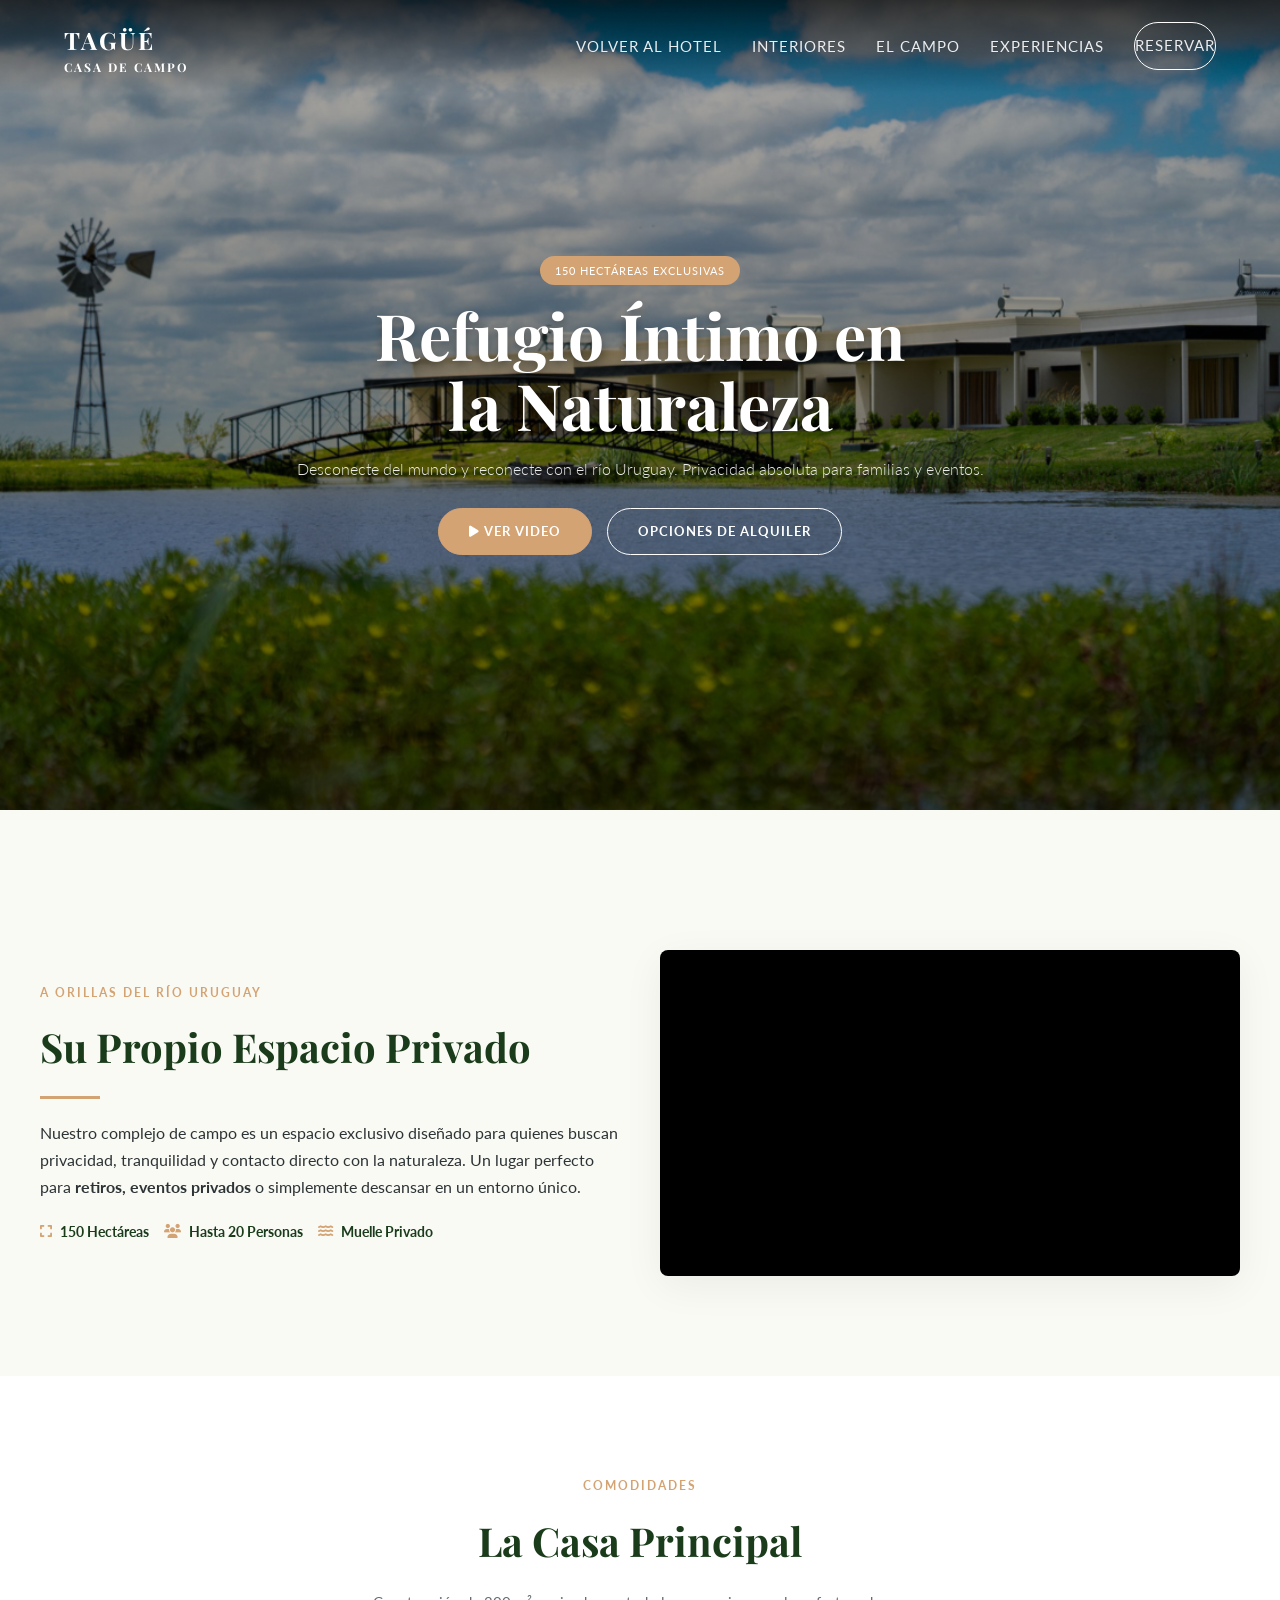
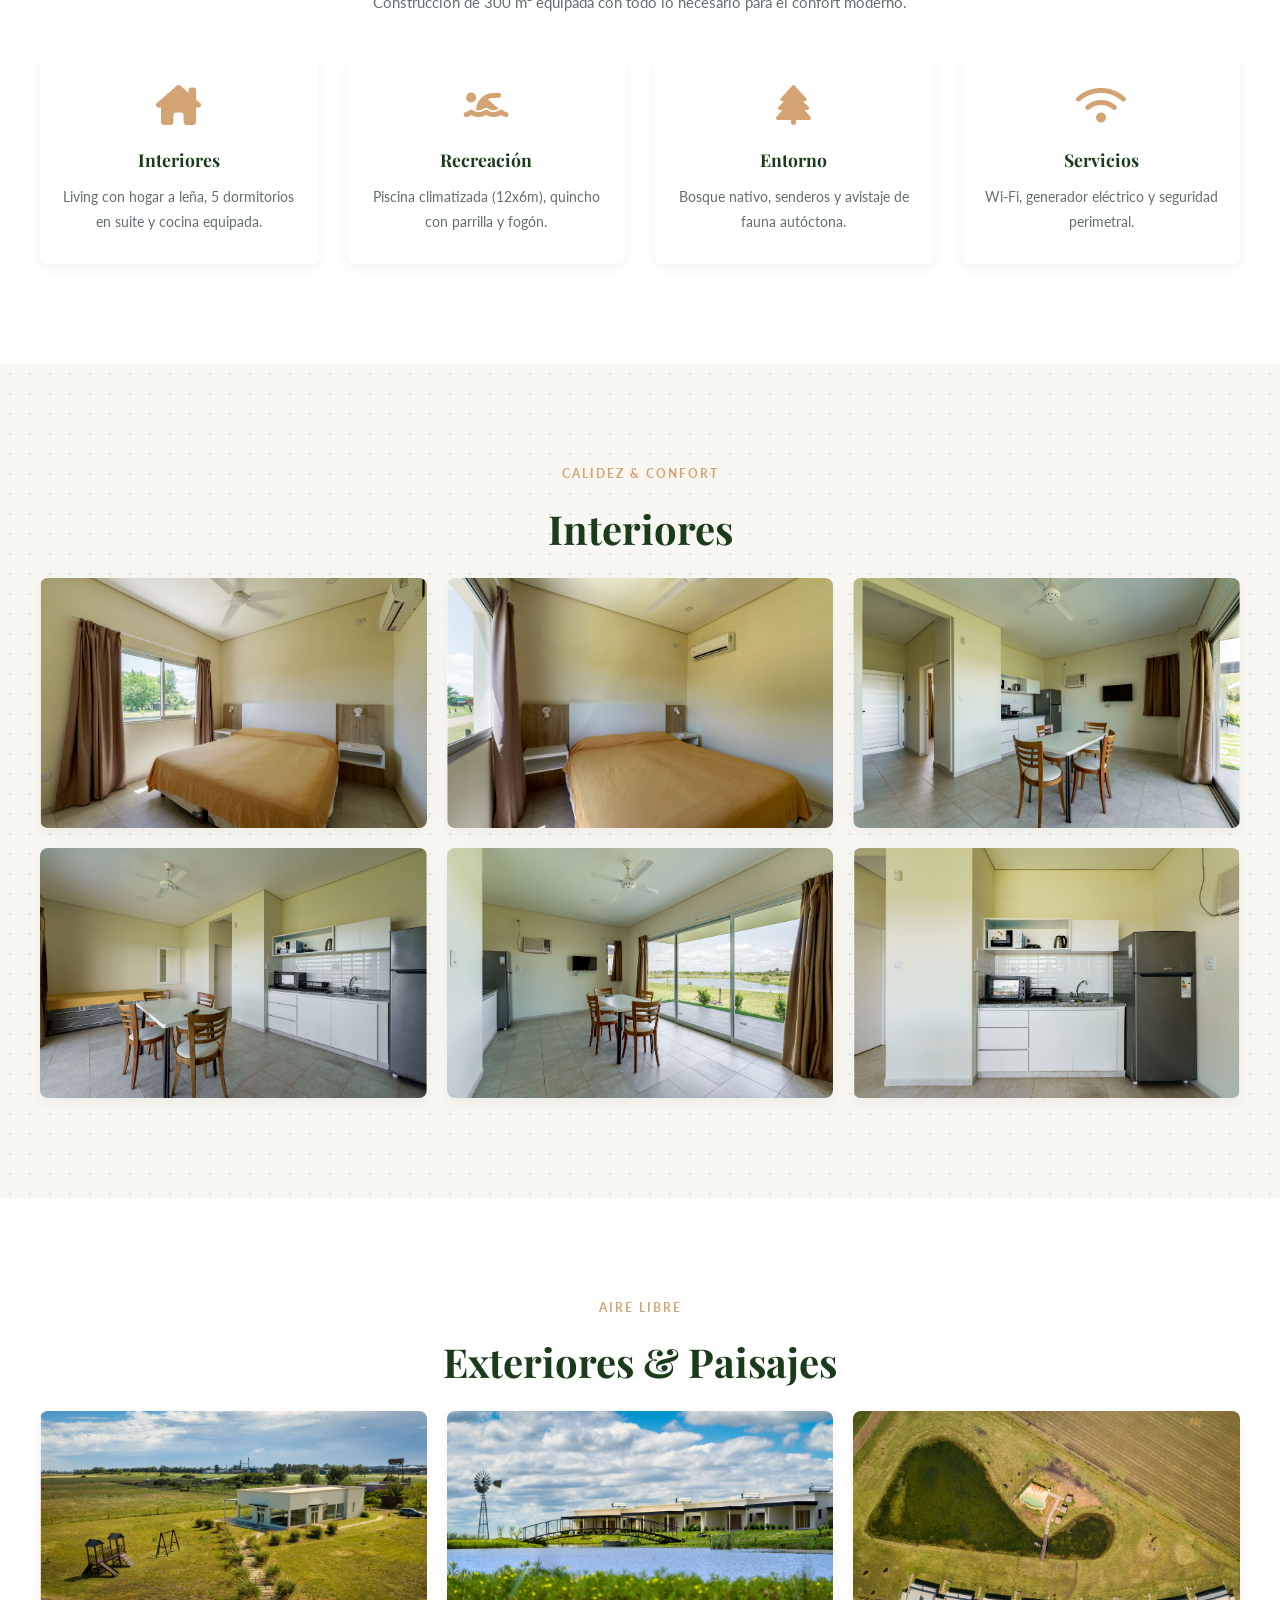
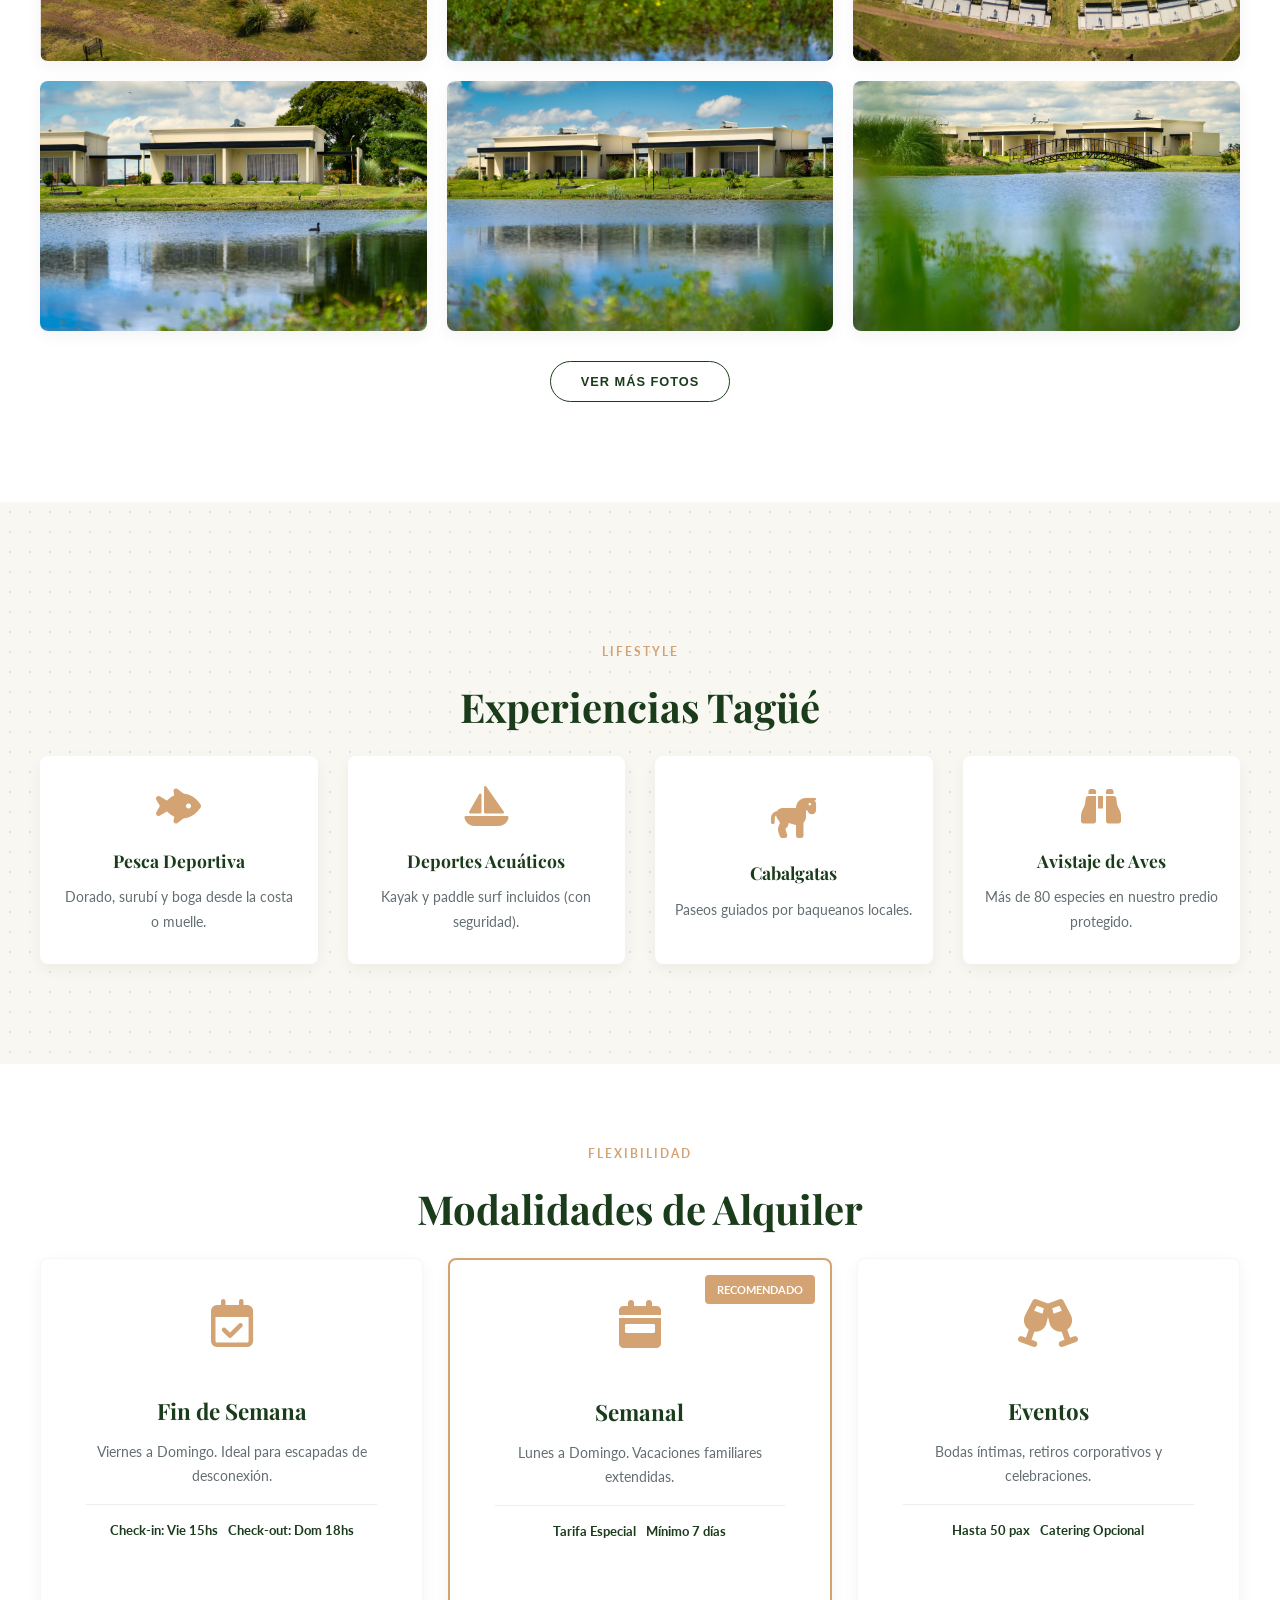
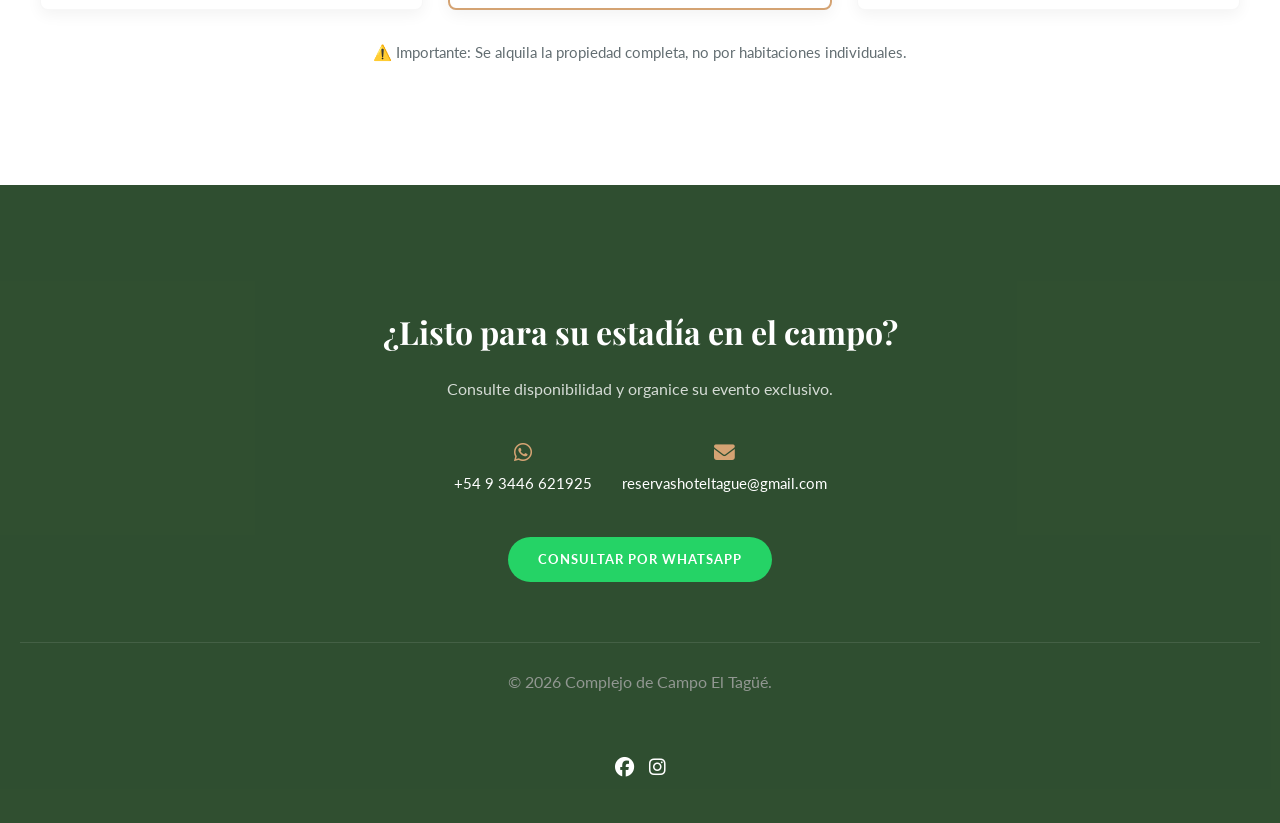
<file: casa-de-campo-v2.html>
<!DOCTYPE html>
<html lang="es">
<head>
    <meta charset="UTF-8">
    <meta name="viewport" content="width=device-width, initial-scale=1.0">
    <title>Casa de Campo Tagüé | Exclusividad & Naturaleza</title>
    <link rel="stylesheet" href="casa-de-campo-v2.css">
    
    <link rel="preconnect" href="https://fonts.googleapis.com">
    <link rel="preconnect" href="https://fonts.gstatic.com" crossorigin>
    <link href="https://fonts.googleapis.com/css2?family=Lato:wght@300;400;700&family=Playfair+Display:ital,wght@0,400;0,600;0,700;1,400&display=swap" rel="stylesheet">
    
    <link rel="stylesheet" href="https://cdnjs.cloudflare.com/ajax/libs/font-awesome/6.4.0/css/all.min.css">
</head>
<body>

    <nav class="navbar" id="mainNav">
        <a href="index.html" class="logo">TAGÜÉ <span style="font-size: 0.5em; display:block; line-height:1;">CASA DE CAMPO</span></a>
        <div class="menu-toggle" id="mobile-menu">
            <i class="fa-solid fa-bars"></i>
        </div>
        <ul class="nav-links" id="nav-links">
            <li><a href="index.html">Volver al Hotel</a></li>
            <li><a href="#interiores">Interiores</a></li>
            <li><a href="#exteriores">El Campo</a></li>
            <li><a href="#experiencias">Experiencias</a></li>
            <li><a href="#contacto" class="nav-btn">Reservar</a></li>
        </ul>
    </nav>

    <section class="hero-section" style="background-image: url('campo.png');">
        <div class="hero-overlay"></div>
        <div class="hero-content">
            <span class="hero-badge">150 Hectáreas Exclusivas</span>
            <h1>Refugio Íntimo en<br>la Naturaleza</h1>
            <p>Desconecte del mundo y reconecte con el río Uruguay. Privacidad absoluta para familias y eventos.</p>
            
            <div class="hero-actions">
                <a href="#video-tour" class="btn btn-primary"><i class="fa-solid fa-play"></i> Ver Video</a>
                <a href="#modalidades" class="btn btn-outline">Opciones de Alquiler</a>
            </div>
        </div>
    </section>

    <section id="video-tour" class="intro-section">
        <div class="container intro-grid">
            <div class="intro-text">
                <span class="section-subtitle">A orillas del Río Uruguay</span>
                <h2 class="section-title">Su Propio Espacio Privado</h2>
                <div class="divider-left"></div>
                <p>
                    Nuestro complejo de campo es un espacio exclusivo diseñado para quienes buscan privacidad, tranquilidad y contacto directo con la naturaleza. 
                    Un lugar perfecto para <strong>retiros, eventos privados</strong> o simplemente descansar en un entorno único.
                </p>
                
                <div class="features-mini">
                    <div class="f-mini"><i class="fa-solid fa-expand"></i> 150 Hectáreas</div>
                    <div class="f-mini"><i class="fa-solid fa-users"></i> Hasta 20 Personas</div>
                    <div class="f-mini"><i class="fa-solid fa-water"></i> Muelle Privado</div>
                </div>
            </div>
            
            <div class="video-wrapper">
                <iframe 
                    src="https://www.youtube.com/embed/LPkgZjcuvBs" 
                    title="Casa de Campo El Tagüé" 
                    frameborder="0" 
                    allow="accelerometer; autoplay; clipboard-write; encrypted-media; gyroscope; picture-in-picture" 
                    allowfullscreen>
                </iframe>
            </div>
        </div>
    </section>

    <section class="amenities-section bg-light">
        <div class="container">
            <div class="section-header text-center">
                <span class="section-subtitle">Comodidades</span>
                <h2 class="section-title">La Casa Principal</h2>
                <p class="section-desc">Construcción de 300 m² equipada con todo lo necesario para el confort moderno.</p>
            </div>
            
            <div class="amenities-grid-modern">
                <div class="amenity-box">
                    <i class="fa-solid fa-house-chimney icon-feature"></i>
                    <h3>Interiores</h3>
                    <p>Living con hogar a leña, 5 dormitorios en suite y cocina equipada.</p>
                </div>
                <div class="amenity-box">
                    <i class="fa-solid fa-person-swimming icon-feature"></i>
                    <h3>Recreación</h3>
                    <p>Piscina climatizada (12x6m), quincho con parrilla y fogón.</p>
                </div>
                <div class="amenity-box">
                    <i class="fa-solid fa-tree icon-feature"></i>
                    <h3>Entorno</h3>
                    <p>Bosque nativo, senderos y avistaje de fauna autóctona.</p>
                </div>
                <div class="amenity-box">
                    <i class="fa-solid fa-wifi icon-feature"></i>
                    <h3>Servicios</h3>
                    <p>Wi-Fi, generador eléctrico y seguridad perimetral.</p>
                </div>
            </div>
        </div>
    </section>

    <section id="interiores" class="rooms-section bg-pattern">
        <div class="container">
            <div class="section-header text-center">
                <span class="section-subtitle">Calidez & Confort</span>
                <h2 class="section-title">Interiores</h2>
            </div>
            
            <div class="gallery-grid">
                <div class="gallery-card"><img src="fotos interiores/interior1.png" alt="Living" onclick="openModal(this)"></div>
                <div class="gallery-card"><img src="fotos interiores/interior2.png" alt="Dormitorio" onclick="openModal(this)"></div>
                <div class="gallery-card"><img src="fotos interiores/interior3.png" alt="Cocina" onclick="openModal(this)"></div>
                <div class="gallery-card"><img src="fotos interiores/interior4.png" alt="Comedor" onclick="openModal(this)"></div>
                <div class="gallery-card"><img src="fotos interiores/interior5.png" alt="Baño" onclick="openModal(this)"></div>
                <div class="gallery-card"><img src="fotos interiores/interior6.png" alt="Sala de estar" onclick="openModal(this)"></div>
            </div>
        </div>
    </section>

    <section id="exteriores" class="rooms-section bg-light">
        <div class="container">
            <div class="section-header text-center">
                <span class="section-subtitle">Aire Libre</span>
                <h2 class="section-title">Exteriores & Paisajes</h2>
            </div>

            <div class="gallery-grid" id="gallery-exteriores">
                <div class="gallery-card"><img src="fotos exteriores/exterior1.png" alt="Río Uruguay" onclick="openModal(this)"></div>
                <div class="gallery-card"><img src="fotos exteriores/exterior2.png" alt="Atardecer" onclick="openModal(this)"></div>
                <div class="gallery-card"><img src="fotos exteriores/exterior3.png" alt="Bosque" onclick="openModal(this)"></div>
                <div class="gallery-card"><img src="fotos exteriores/exterior4.png" alt="Senderos" onclick="openModal(this)"></div>
                <div class="gallery-card"><img src="fotos exteriores/exterior6.png" alt="Muelle" onclick="openModal(this)"></div>
                <div class="gallery-card"><img src="fotos exteriores/exterior7.png" alt="Panorámica" onclick="openModal(this)"></div>
                
                <div class="gallery-card gallery-hidden"><img src="fotos exteriores/exterior8.png" alt="Flora" onclick="openModal(this)"></div>
                <div class="gallery-card gallery-hidden"><img src="fotos exteriores/exterior9.png" alt="Cielo" onclick="openModal(this)"></div>
                <div class="gallery-card gallery-hidden"><img src="fotos exteriores/exterior10.png" alt="Amanecer" onclick="openModal(this)"></div>
            </div>

            <div class="text-center mt-20">
                <button class="btn btn-outline-dark gallery-toggle-btn" onclick="toggleGallery('exteriores')">
                    <span class="btn-text-more">Ver Más Fotos</span>
                    <span class="btn-text-less" style="display: none;">Ver Menos</span>
                </button>
            </div>
        </div>
    </section>

    <section id="experiencias" class="intro-section bg-pattern">
        <div class="container">
            <div class="section-header text-center">
                <span class="section-subtitle">Lifestyle</span>
                <h2 class="section-title">Experiencias Tagüé</h2>
            </div>
            
            <div class="amenities-grid-modern">
                <div class="amenity-box">
                    <i class="fa-solid fa-fish-fins icon-feature"></i>
                    <h3>Pesca Deportiva</h3>
                    <p>Dorado, surubí y boga desde la costa o muelle.</p>
                </div>
                <div class="amenity-box">
                    <i class="fa-solid fa-sailboat icon-feature"></i>
                    <h3>Deportes Acuáticos</h3>
                    <p>Kayak y paddle surf incluidos (con seguridad).</p>
                </div>
                <div class="amenity-box">
                    <i class="fa-solid fa-horse icon-feature"></i>
                    <h3>Cabalgatas</h3>
                    <p>Paseos guiados por baqueanos locales.</p>
                </div>
                <div class="amenity-box">
                    <i class="fa-solid fa-binoculars icon-feature"></i>
                    <h3>Avistaje de Aves</h3>
                    <p>Más de 80 especies en nuestro predio protegido.</p>
                </div>
            </div>
        </div>
    </section>

    <section id="modalidades" class="bg-light" style="padding: 80px 20px;">
        <div class="container">
            <div class="section-header text-center">
                <span class="section-subtitle">Flexibilidad</span>
                <h2 class="section-title">Modalidades de Alquiler</h2>
            </div>

            <div class="rooms-grid">
                <article class="room-card text-center" style="padding: 40px 20px;">
                    <i class="fa-regular fa-calendar-check icon-feature" style="font-size: 3rem; margin-bottom: 20px;"></i>
                    <div class="room-body">
                        <h3>Fin de Semana</h3>
                        <p>Viernes a Domingo. Ideal para escapadas de desconexión.</p>
                        <ul class="room-amenities" style="justify-content: center;">
                            <li>Check-in: Vie 15hs</li>
                            <li>Check-out: Dom 18hs</li>
                        </ul>
                    </div>
                </article>

                <article class="room-card featured text-center" style="padding: 40px 20px;">
                    <div class="badge-featured">Recomendado</div>
                    <i class="fa-solid fa-calendar-week icon-feature" style="font-size: 3rem; margin-bottom: 20px;"></i>
                    <div class="room-body">
                        <h3>Semanal</h3>
                        <p>Lunes a Domingo. Vacaciones familiares extendidas.</p>
                        <ul class="room-amenities" style="justify-content: center;">
                            <li>Tarifa Especial</li>
                            <li>Mínimo 7 días</li>
                        </ul>
                    </div>
                </article>

                <article class="room-card text-center" style="padding: 40px 20px;">
                    <i class="fa-solid fa-champagne-glasses icon-feature" style="font-size: 3rem; margin-bottom: 20px;"></i>
                    <div class="room-body">
                        <h3>Eventos</h3>
                        <p>Bodas íntimas, retiros corporativos y celebraciones.</p>
                        <ul class="room-amenities" style="justify-content: center;">
                            <li>Hasta 50 pax</li>
                            <li>Catering Opcional</li>
                        </ul>
                    </div>
                </article>
            </div>
            
            <div class="text-center mt-20">
                <p class="section-desc">⚠️ Importante: Se alquila la propiedad completa, no por habitaciones individuales.</p>
            </div>
        </div>
    </section>

    <section id="contacto" class="footer-cta">
        <div class="cta-overlay"></div>
        <div class="cta-container">
            <h2>¿Listo para su estadía en el campo?</h2>
            <p>Consulte disponibilidad y organice su evento exclusivo.</p>
            
            <div class="contact-grid">
                <div class="c-item">
                    <i class="fa-brands fa-whatsapp"></i>
                    <span>+54 9 3446 621925</span>
                </div>
                <div class="c-item">
                    <i class="fa-solid fa-envelope"></i>
                    <span>reservashoteltague@gmail.com</span>
                </div>
            </div>

            <div class="footer-buttons">
                <a href="https://wa.me/5493446621925" class="btn btn-whatsapp-solid">Consultar por WhatsApp</a>
            </div>

            <div class="footer-bottom">
                <p>© 2026 Complejo de Campo El Tagüé.</p>
                <div class="socials">
                    <a href="#"><i class="fa-brands fa-facebook"></i></a>
                    <a href="#"><i class="fa-brands fa-instagram"></i></a>
                </div>
            </div>
        </div>
    </section>

    <div id="imageModal" class="modal" onclick="closeModal()">
        <span class="modal-close">&times;</span>
        <img class="modal-content" id="modalImage">
        <div class="modal-caption" id="modalCaption"></div>
        <button class="modal-nav modal-prev" onclick="event.stopPropagation(); navigateImage(-1)">&#10094;</button>
        <button class="modal-nav modal-next" onclick="event.stopPropagation(); navigateImage(1)">&#10095;</button>
    </div>

    <script src="hotel3.js"></script>
    
    <script>
        // Toggle Gallery Logic
        function toggleGallery(galleryId) {
            const gallery = document.getElementById('gallery-' + galleryId);
            const hiddenItems = gallery.querySelectorAll('.gallery-hidden');
            const button = event.currentTarget;
            const moreText = button.querySelector('.btn-text-more');
            const lessText = button.querySelector('.btn-text-less');
            
            hiddenItems.forEach(item => {
                if (item.style.display === 'block') {
                    item.style.display = ''; // Vuelve a la clase CSS
                    moreText.style.display = 'inline';
                    lessText.style.display = 'none';
                } else {
                    item.style.display = 'block';
                    moreText.style.display = 'none';
                    lessText.style.display = 'inline';
                }
            });
        }

        // Modal Logic
        let currentImages = [];
        let currentIndex = 0;

        function openModal(img) {
            const modal = document.getElementById('imageModal');
            const modalImg = document.getElementById('modalImage');
            const caption = document.getElementById('modalCaption');
            
            // Buscar todas las imágenes en la misma grilla visible
            const gallery = img.closest('.gallery-grid');
            // Seleccionamos solo las visibles o todas si quieres navegar por todo
            currentImages = Array.from(gallery.querySelectorAll('img'));
            
            currentIndex = currentImages.indexOf(img);
            
            modal.style.display = 'flex';
            modalImg.src = img.src;
            caption.textContent = img.alt;
            document.body.style.overflow = 'hidden';
        }

        function closeModal() {
            document.getElementById('imageModal').style.display = 'none';
            document.body.style.overflow = 'auto';
        }

        function navigateImage(direction) {
            currentIndex += direction;
            if (currentIndex < 0) currentIndex = currentImages.length - 1;
            if (currentIndex >= currentImages.length) currentIndex = 0;
            
            const img = currentImages[currentIndex];
            document.getElementById('modalImage').src = img.src;
            document.getElementById('modalCaption').textContent = img.alt;
        }

        // Close on Escape
        document.addEventListener('keydown', (e) => {
            if (e.key === 'Escape') closeModal();
        });
    </script>
</body>
</html>
</file>
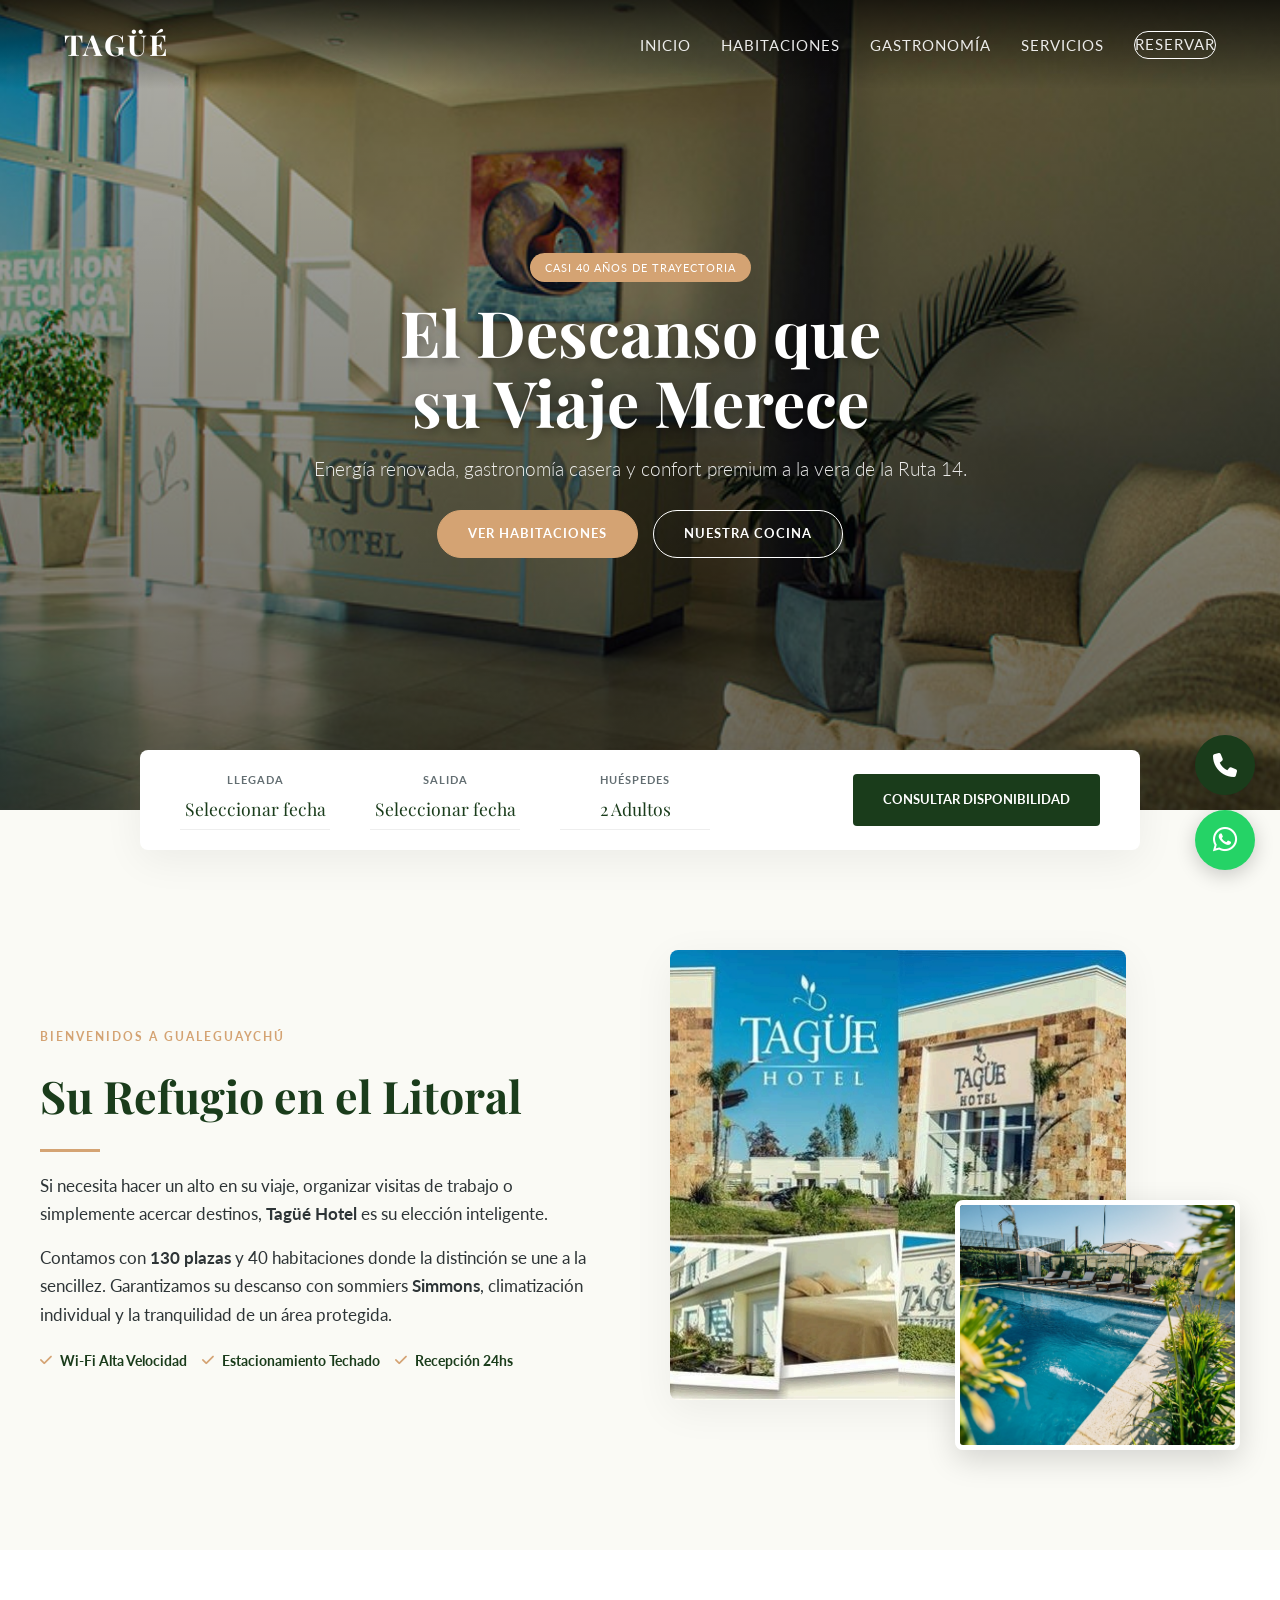
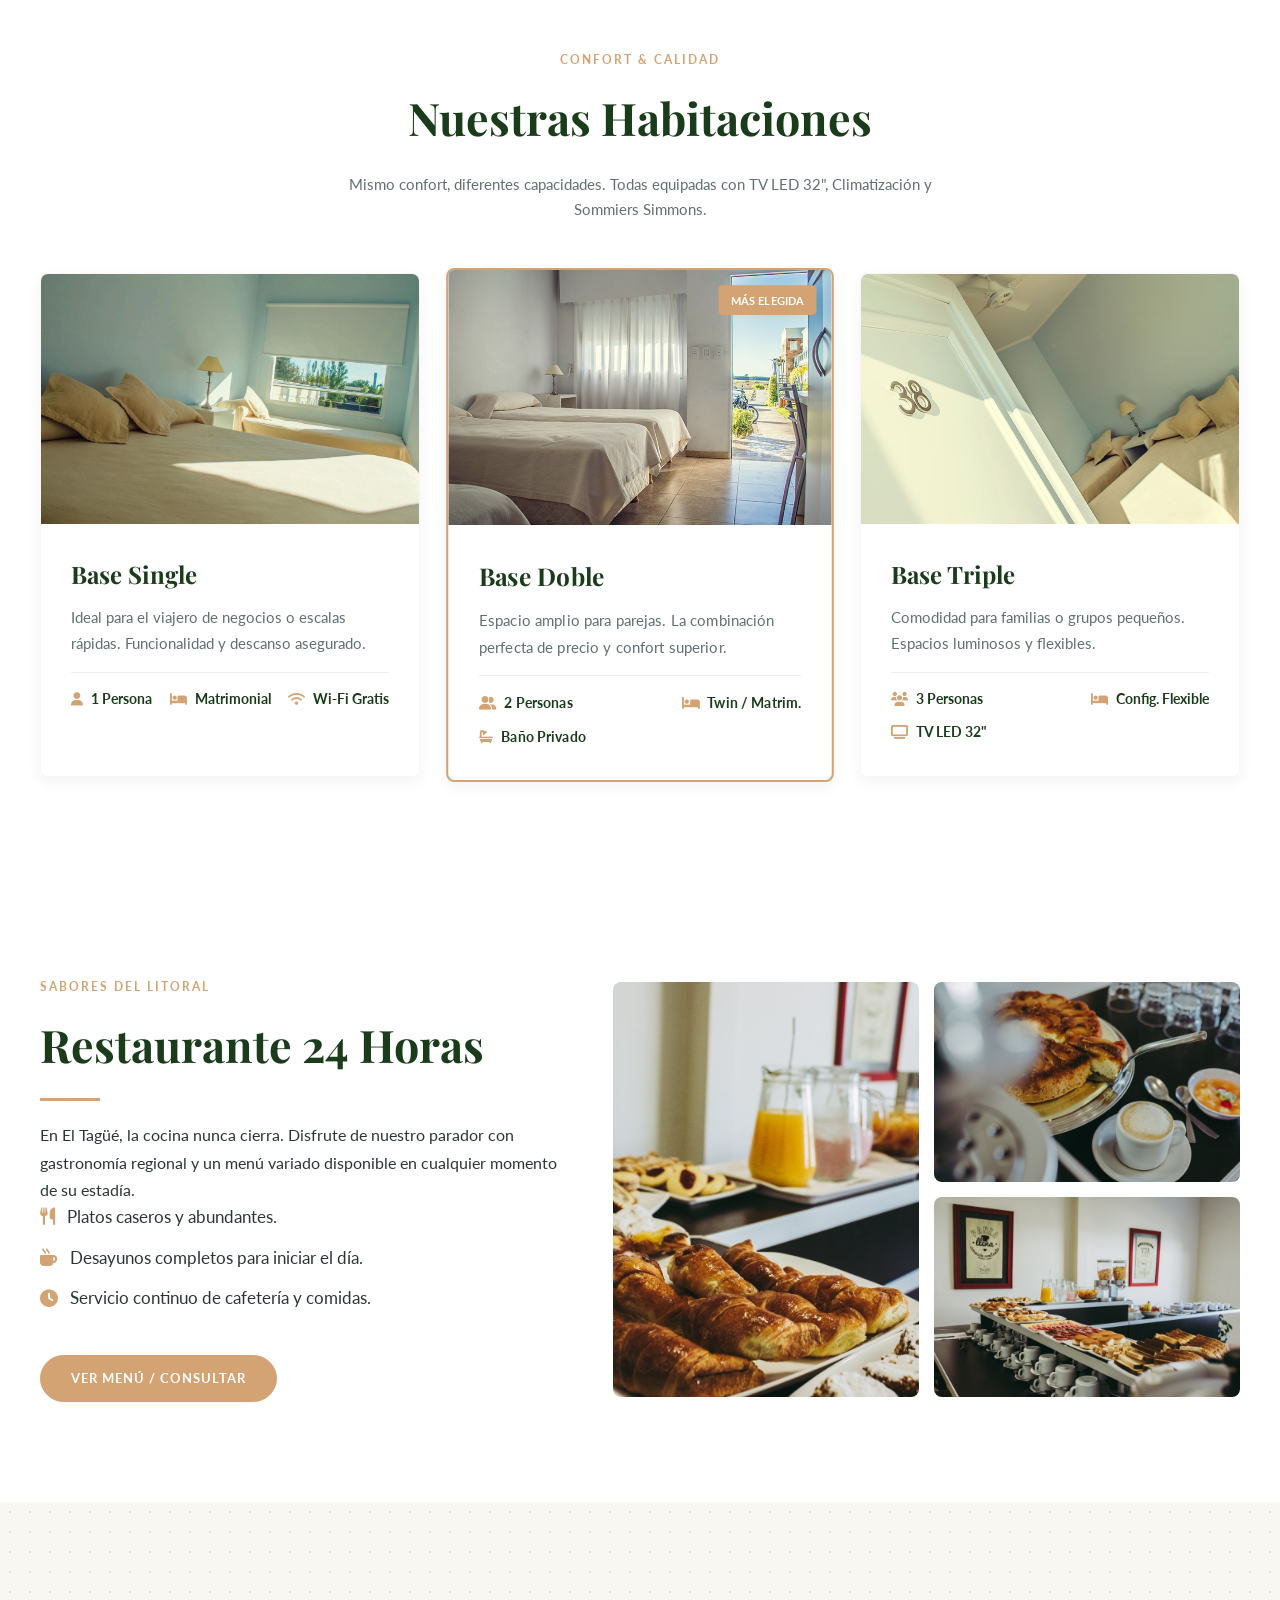
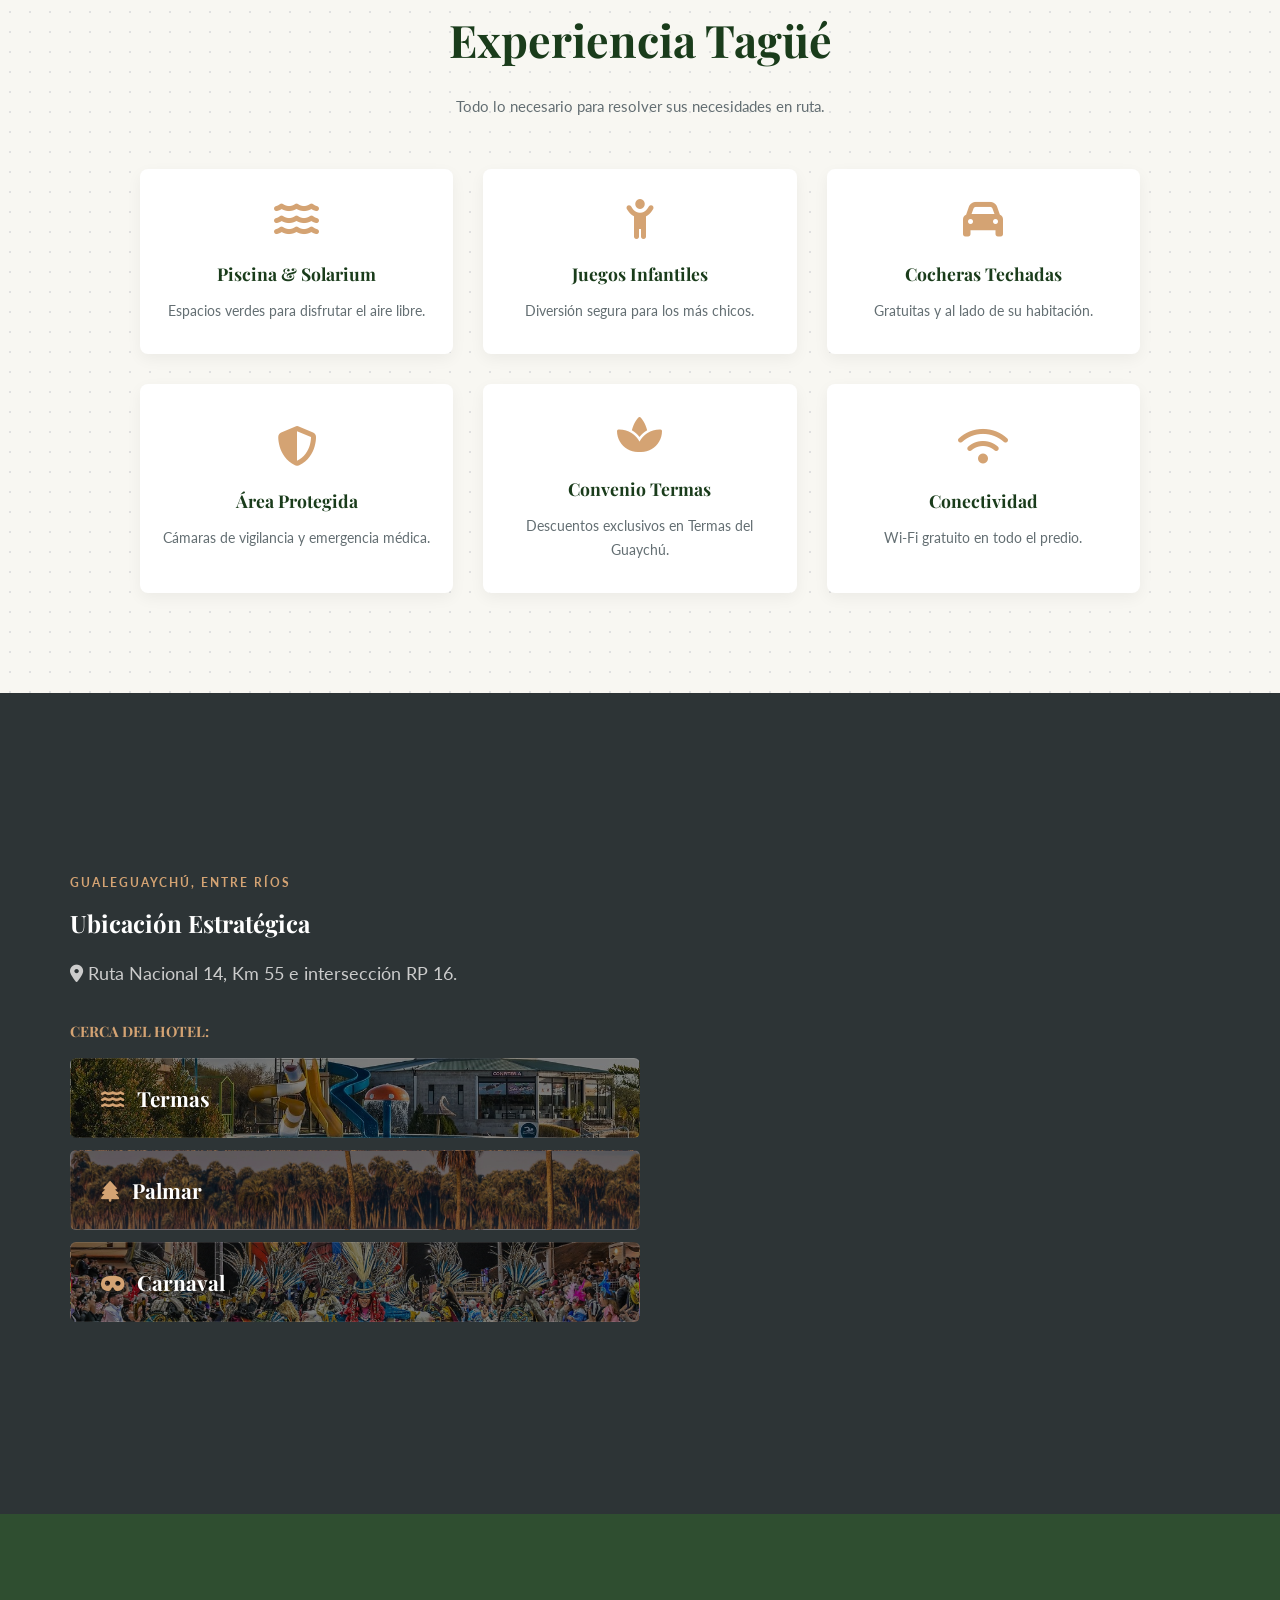
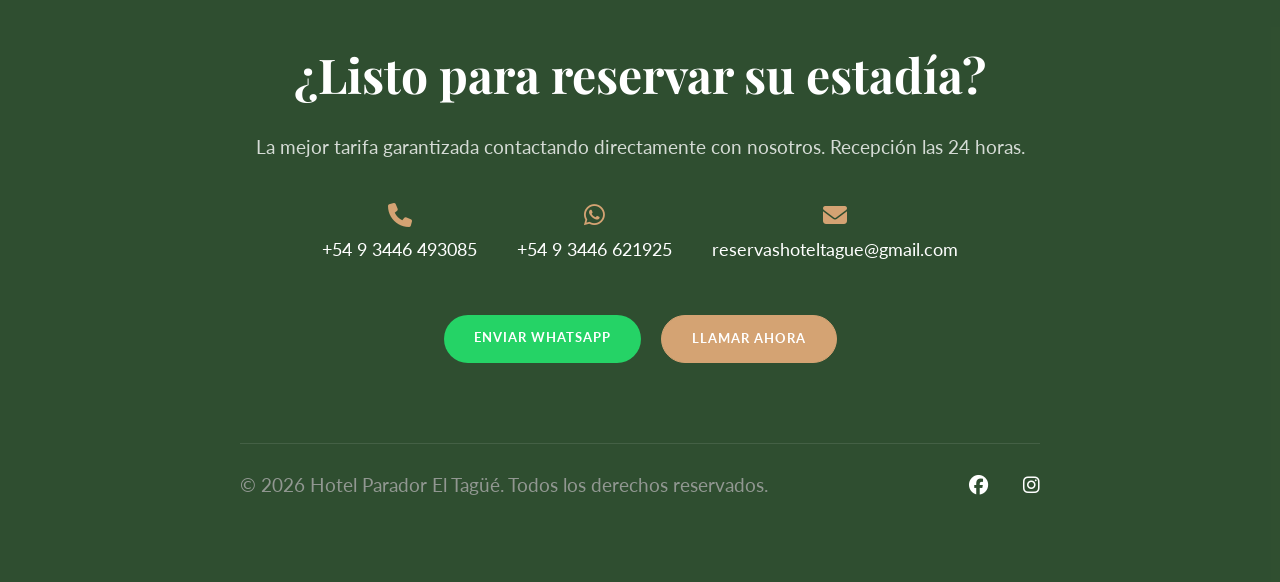
<file: hotel3.html>
<!DOCTYPE html>
<html lang="es">
<head>
    <meta charset="UTF-8">
    <meta name="viewport" content="width=device-width, initial-scale=1.0">
    <title>Hotel El Tagüé | Tu Refugio en Gualeguaychú</title>
    <link rel="stylesheet" href="hotel3.css">
    
    <link rel="preconnect" href="https://fonts.googleapis.com">
    <link rel="preconnect" href="https://fonts.gstatic.com" crossorigin>
    <link href="https://fonts.googleapis.com/css2?family=Lato:wght@300;400;700&family=Playfair+Display:ital,wght@0,400;0,600;0,700;1,400&display=swap" rel="stylesheet">
    
    <link rel="stylesheet" href="https://cdnjs.cloudflare.com/ajax/libs/font-awesome/6.4.0/css/all.min.css">
</head>
<body>

    <nav class="navbar" id="mainNav">
        <a href="index.html" class="logo">TAGÜÉ</a>
        <div class="menu-toggle" id="mobile-menu">
            <i class="fa-solid fa-bars"></i>
        </div>
        <ul class="nav-links" id="nav-links">
            <li><a href="#inicio">Inicio</a></li>
            <li><a href="#habitaciones">Habitaciones</a></li>
            <li><a href="#gastronomia">Gastronomía</a></li>
            <li><a href="#servicios">Servicios</a></li>
            <li><a href="#contacto" class="nav-btn">Reservar</a></li>
        </ul>
    </nav>

    <section id="inicio" class="hero-section">
        <div class="hero-overlay"></div>
        <div class="hero-content">
            <span class="hero-badge">Casi 40 años de trayectoria</span>
            <h1>El Descanso que<br>su Viaje Merece</h1>
            <p>Energía renovada, gastronomía casera y confort premium a la vera de la Ruta 14.</p>
            
            <div class="hero-actions">
                <a href="#habitaciones" class="btn btn-primary">Ver Habitaciones</a>
                <a href="#gastronomia" class="btn btn-outline">Nuestra Cocina</a>
            </div>
        </div>

        <div class="booking-bar-mockup">
            <div class="bb-item">
                <span class="bb-label">Llegada</span>
                <span class="bb-value">Seleccionar fecha</span>
            </div>
            <div class="bb-item">
                <span class="bb-label">Salida</span>
                <span class="bb-value">Seleccionar fecha</span>
            </div>
            <div class="bb-item">
                <span class="bb-label">Huéspedes</span>
                <span class="bb-value">2 Adultos</span>
            </div>
            <a href="https://wa.me/5493446621925" class="bb-btn">Consultar Disponibilidad</a>
        </div>
    </section>

    <section class="intro-section">
        <div class="container intro-grid">
            <div class="intro-text">
                <span class="section-subtitle">Bienvenidos a Gualeguaychú</span>
                <h2 class="section-title">Su Refugio en el Litoral</h2>
                <div class="divider-left"></div>
                <p>
                    Si necesita hacer un alto en su viaje, organizar visitas de trabajo o simplemente acercar destinos, 
                    <strong>Tagüé Hotel</strong> es su elección inteligente.
                </p>
                <p>
                    Contamos con <strong>130 plazas</strong> y 40 habitaciones donde la distinción se une a la sencillez. 
                    Garantizamos su descanso con sommiers <strong>Simmons</strong>, climatización individual y la tranquilidad de un área protegida.
                </p>
                <div class="features-mini">
                    <div class="f-mini"><i class="fa-solid fa-check"></i> Wi-Fi Alta Velocidad</div>
                    <div class="f-mini"><i class="fa-solid fa-check"></i> Estacionamiento Techado</div>
                    <div class="f-mini"><i class="fa-solid fa-check"></i> Recepción 24hs</div>
                </div>
            </div>
            <div class="intro-image-group">
                <img src="fotos hotel/fachada.png" alt="Hotel Fachada" class="img-main">
                <img src="fotos hotel/pileta.jpeg" alt="Detalle Confort" class="img-small">
            </div>
        </div>
    </section>

    <section id="habitaciones" class="rooms-section bg-light">
        <div class="container">
            <div class="section-header text-center">
                <span class="section-subtitle">Confort & Calidad</span>
                <h2 class="section-title">Nuestras Habitaciones</h2>
                <p class="section-desc">Mismo confort, diferentes capacidades. Todas equipadas con TV LED 32", Climatización y Sommiers Simmons.</p>
            </div>

            <div class="rooms-grid">
                <article class="room-card">
                    <div class="room-img-container">
                        <img src="fotos hotel/habitacion.png" alt="Habitación Single">
                        <div class="room-overlay">
                            <a href="https://wa.me/5493446621925?text=Hola,%20quisiera%20consultar%20por%20la%20habitacion%20Single" class="btn-overlay">Reservar</a>
                        </div>
                    </div>
                    <div class="room-body">
                        <h3>Base Single</h3>
                        <p>Ideal para el viajero de negocios o escalas rápidas. Funcionalidad y descanso asegurado.</p>
                        <ul class="room-amenities">
                            <li><i class="fa-solid fa-user"></i> 1 Persona</li>
                            <li><i class="fa-solid fa-bed"></i> Matrimonial</li>
                            <li><i class="fa-solid fa-wifi"></i> Wi-Fi Gratis</li>
                        </ul>
                    </div>
                </article>

                <article class="room-card featured">
                    <div class="badge-featured">Más Elegida</div>
                    <div class="room-img-container">
                        <img src="fotos hotel/habitacion3.jpg" alt="Habitación Doble">
                        <div class="room-overlay">
                            <a href="https://wa.me/5493446621925?text=Hola,%20quisiera%20consultar%20por%20la%20habitacion%20Doble" class="btn-overlay">Reservar</a>
                        </div>
                    </div>
                    <div class="room-body">
                        <h3>Base Doble</h3>
                        <p>Espacio amplio para parejas. La combinación perfecta de precio y confort superior.</p>
                        <ul class="room-amenities">
                            <li><i class="fa-solid fa-user-group"></i> 2 Personas</li>
                            <li><i class="fa-solid fa-bed"></i> Twin / Matrim.</li>
                            <li><i class="fa-solid fa-bath"></i> Baño Privado</li>
                        </ul>
                    </div>
                </article>

                <article class="room-card">
                    <div class="room-img-container">
                        <img src="fotos hotel/habitacion2.jpg" alt="Habitación Triple">
                        <div class="room-overlay">
                            <a href="https://wa.me/5493446621925?text=Hola,%20quisiera%20consultar%20por%20la%20habitacion%20Triple" class="btn-overlay">Reservar</a>
                        </div>
                    </div>
                    <div class="room-body">
                        <h3>Base Triple</h3>
                        <p>Comodidad para familias o grupos pequeños. Espacios luminosos y flexibles.</p>
                        <ul class="room-amenities">
                            <li><i class="fa-solid fa-users"></i> 3 Personas</li>
                            <li><i class="fa-solid fa-bed"></i> Config. Flexible</li>
                            <li><i class="fa-solid fa-tv"></i> TV LED 32"</li>
                        </ul>
                    </div>
                </article>
            </div>
        </div>
    </section>

    <section id="gastronomia" class="dining-section">
        <div class="container dining-grid">
            <div class="dining-content">
                <span class="section-subtitle">Sabores del Litoral</span>
                <h2 class="section-title">Restaurante 24 Horas</h2>
                <div class="divider-left"></div>
                <p>En El Tagüé, la cocina nunca cierra. Disfrute de nuestro parador con gastronomía regional y un menú variado disponible en cualquier momento de su estadía.</p>
                <ul class="dining-list">
                    <li><i class="fa-solid fa-utensils"></i> Platos caseros y abundantes.</li>
                    <li><i class="fa-solid fa-mug-hot"></i> Desayunos completos para iniciar el día.</li>
                    <li><i class="fa-solid fa-clock"></i> Servicio continuo de cafetería y comidas.</li>
                </ul>
                <a href="#contacto" class="btn btn-primary mt-20">Ver Menú / Consultar</a>
            </div>
            <div class="dining-gallery">
                <div class="d-img d-img-1"><img src="fotos hotel/desayuno.jpeg" alt="Café y Desayuno"></div>
                <div class="d-img d-img-2"><img src="fotos hotel/desayuno2.jpeg" alt="Pizza casera"></div>
                <div class="d-img d-img-3"><img src="fotos hotel/mesa desayuno.jpeg" alt="Platos regionales"></div>
            </div>
        </div>
    </section>

    <section id="servicios" class="amenities-section bg-pattern">
        <div class="container">
            <div class="section-header text-center">
                <h2 class="section-title">Experiencia Tagüé</h2>
                <p class="section-desc">Todo lo necesario para resolver sus necesidades en ruta.</p>
            </div>
            
            <div class="amenities-grid-modern">
                <div class="amenity-box">
                    <i class="fa-solid fa-water icon-feature"></i>
                    <h3>Piscina & Solarium</h3>
                    <p>Espacios verdes para disfrutar el aire libre.</p>
                </div>
                <div class="amenity-box">
                    <i class="fa-solid fa-child-reaching icon-feature"></i>
                    <h3>Juegos Infantiles</h3>
                    <p>Diversión segura para los más chicos.</p>
                </div>
                <div class="amenity-box">
                    <i class="fa-solid fa-car icon-feature"></i>
                    <h3>Cocheras Techadas</h3>
                    <p>Gratuitas y al lado de su habitación.</p>
                </div>
                <div class="amenity-box">
                    <i class="fa-solid fa-shield-halved icon-feature"></i>
                    <h3>Área Protegida</h3>
                    <p>Cámaras de vigilancia y emergencia médica.</p>
                </div>
                <div class="amenity-box">
                    <i class="fa-solid fa-spa icon-feature"></i>
                    <h3>Convenio Termas</h3>
                    <p>Descuentos exclusivos en Termas del Guaychú.</p>
                </div>
                <div class="amenity-box">
                    <i class="fa-solid fa-wifi icon-feature"></i>
                    <h3>Conectividad</h3>
                    <p>Wi-Fi gratuito en todo el predio.</p>
                </div>
            </div>
        </div>
    </section>

    <section class="location-section">
        <div class="location-content">
            <div class="loc-text">
                <span class="section-subtitle">Gualeguaychú, Entre Ríos</span>
                <h2>Ubicación Estratégica</h2>
                <p><i class="fa-solid fa-location-dot"></i> Ruta Nacional 14, Km 55 e intersección RP 16.</p>
                
                <div class="attractions-visual-list">
                    <h3>Cerca del Hotel:</h3>
                    <a href="https://maps.app.goo.gl/afxaGvk2rU7NhQKu5" target="_blank" class="att-card" style="background-image: linear-gradient(rgba(0,0,0,0.5), rgba(0,0,0,0.5)), url('fotos\ cercanias/temas.jpg');">
                        <span><i class="fa-solid fa-water"></i> Termas</span>
                    </a>
                    <a href="https://www.google.com/maps/dir/?api=1&origin=Hotel+Tagüé+Gualeguaychu&destination=Parque+Nacional+El+Palmar" target="_blank" class="att-card" style="background-image: linear-gradient(rgba(0,0,0,0.5), rgba(0,0,0,0.5)), url('fotos\ cercanias/palmar.jpg');">
                        <span><i class="fa-solid fa-tree"></i> Palmar</span>
                    </a>
                    <a href="https://www.google.com/maps/dir/?api=1&origin=Hotel+Tagüé+Gualeguaychu&destination=Corsódromo+de+Gualeguaychú" target="_blank" class="att-card" style="background-image: linear-gradient(rgba(0,0,0,0.5), rgba(0,0,0,0.5)), url('fotos\ cercanias/carnaval.png');">
                        <span><i class="fa-solid fa-mask"></i> Carnaval</span>
                    </a>
                </div>
            </div>
        </div>
        <div class="location-map">
            <iframe src="https://www.google.com/maps/embed?pb=!1m18!1m12!1m3!1d3344.501222738296!2d-58.623368623570926!3d-33.04326877677655!2m3!1f0!2f0!3f0!3m2!1i1024!2i768!4f13.1!3m3!1m2!1s0x95baa82f7036ff21%3A0x92cca64ac3fdedab!2sParador%20%26%20Hotel%20El%20Tag%C3%BCe!5e0!3m2!1ses-419!2sar!4v1768588500564!5m2!1ses-419!2sar" width="100%" height="100%" style="border:0;" allowfullscreen="" loading="lazy"></iframe>
        </div>
    </section>

    <section id="contacto" class="footer-cta">
        <div class="cta-overlay"></div>
        <div class="cta-container">
            <h2>¿Listo para reservar su estadía?</h2>
            <p>La mejor tarifa garantizada contactando directamente con nosotros. Recepción las 24 horas.</p>
            
            <div class="contact-grid">
                <div class="c-item">
                    <i class="fa-solid fa-phone"></i>
                    <span>+54 9 3446 493085</span>
                </div>
                <div class="c-item">
                    <i class="fa-brands fa-whatsapp"></i>
                    <span>+54 9 3446 621925</span>
                </div>
                <div class="c-item">
                    <i class="fa-solid fa-envelope"></i>
                    <span>reservashoteltague@gmail.com</span>
                </div>
            </div>

            <div class="footer-buttons">
                <a href="https://wa.me/5493446621925" class="btn btn-whatsapp-solid">Enviar WhatsApp</a>
                <a href="tel:+5493446493085" class="btn btn-primary">Llamar Ahora</a>
            </div>

            <div class="footer-bottom">
                <p>© 2026 Hotel Parador El Tagüé. Todos los derechos reservados.</p>
                <div class="socials">
                    <a href="#"><i class="fa-brands fa-facebook"></i></a>
                    <a href="#"><i class="fa-brands fa-instagram"></i></a>
                </div>
            </div>
        </div>
    </section>

    <a href="tel:+5493446493085" class="float-btn phone-float" title="Llamar">
        <i class="fa-solid fa-phone"></i>
    </a>
    <a href="https://wa.me/5493446621925" class="float-btn whatsapp-float" target="_blank" title="WhatsApp">
        <i class="fa-brands fa-whatsapp"></i>
    </a>

    <script src="hotel3.js"></script>
</body>
</html>
</file>
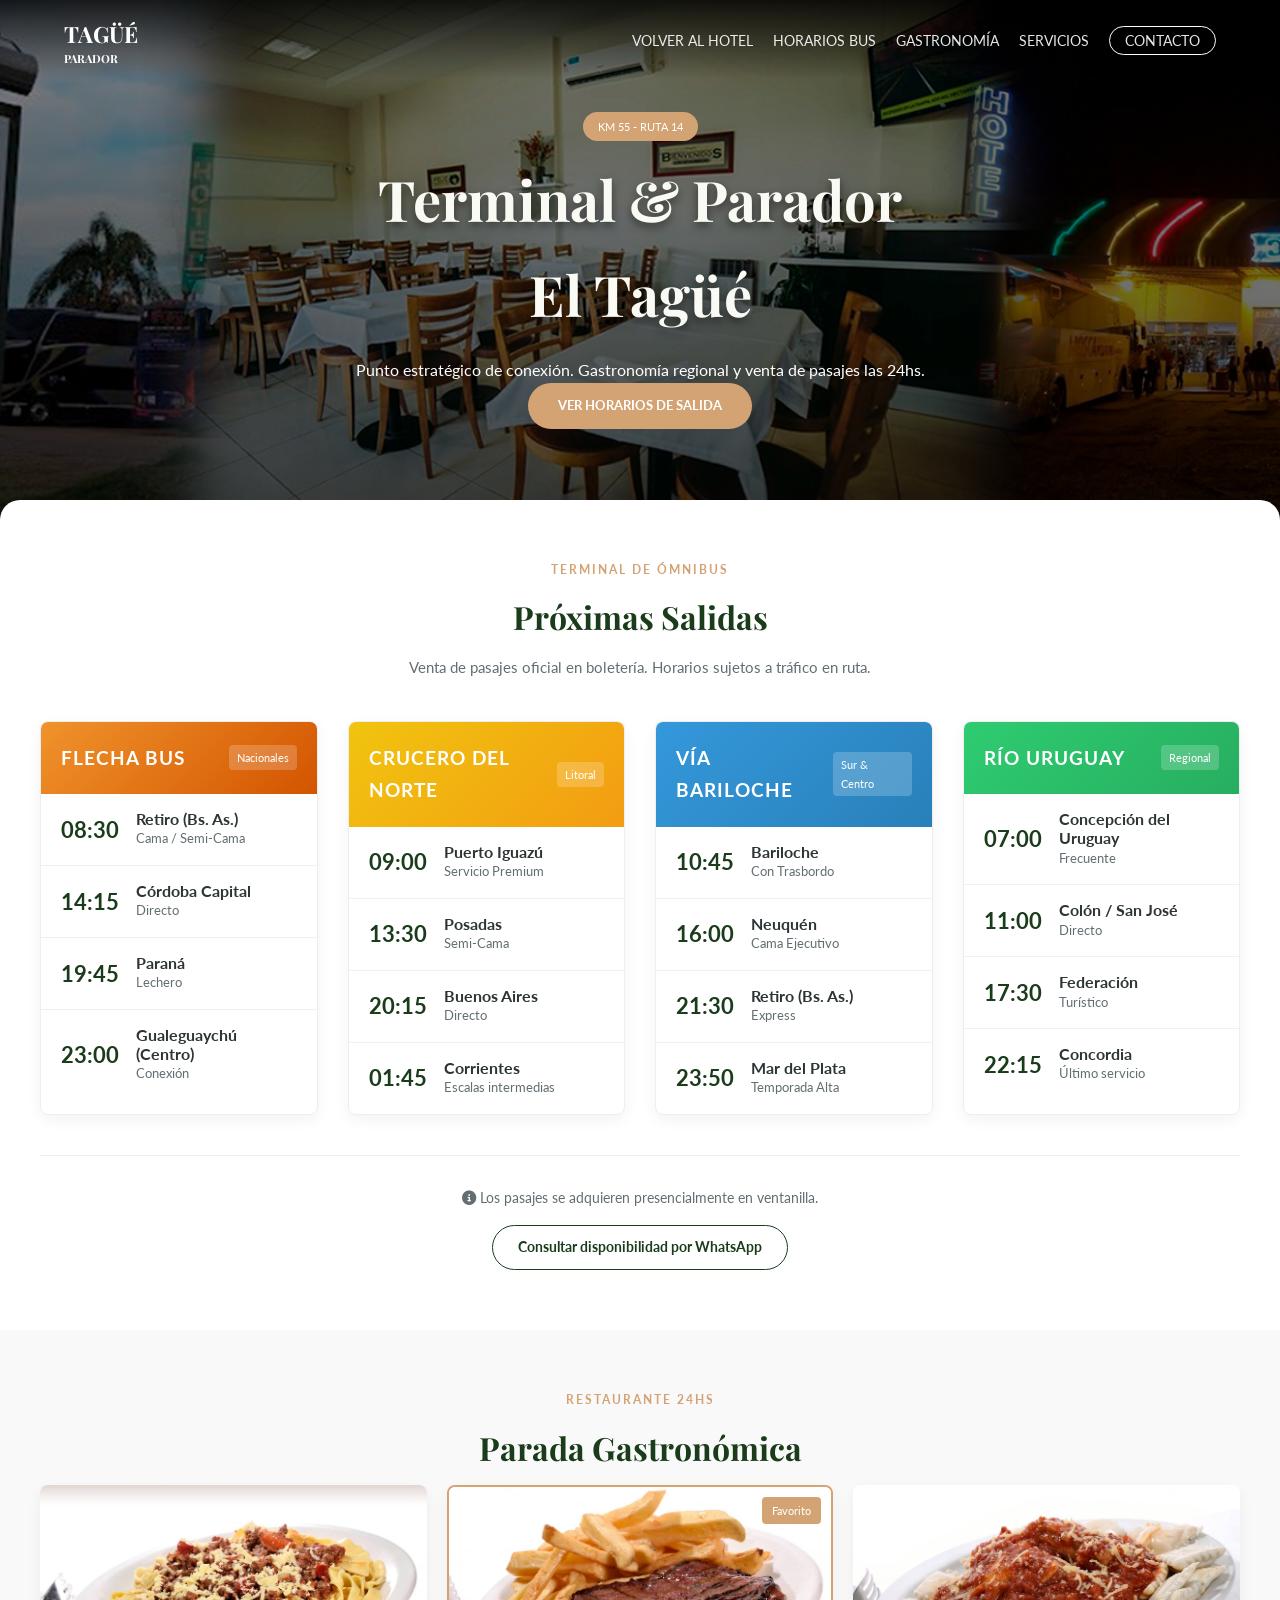
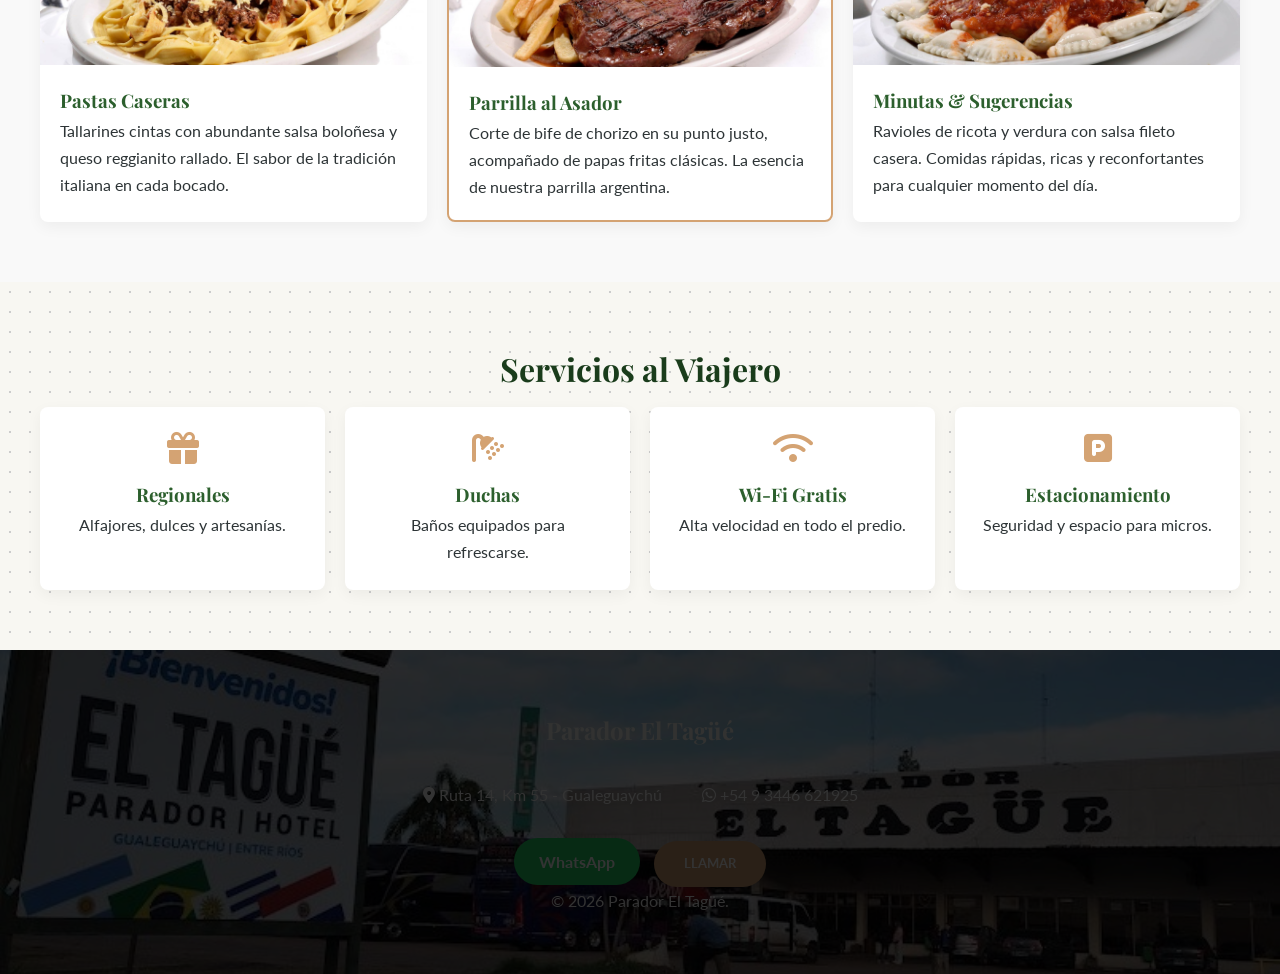
<file: parador-v2.html>
<!DOCTYPE html>
<html lang="es">
<head>
    <meta charset="UTF-8">
    <meta name="viewport" content="width=device-width, initial-scale=1.0">
    <title>Parador Tagüé | Horarios y Gastronomía</title>
    <link rel="stylesheet" href="parador-v2.css">
    
    <link rel="preconnect" href="https://fonts.googleapis.com">
    <link rel="preconnect" href="https://fonts.gstatic.com" crossorigin>
    <link href="https://fonts.googleapis.com/css2?family=Lato:wght@300;400;700&family=Playfair+Display:ital,wght@0,400;0,600;0,700;1,400&display=swap" rel="stylesheet">
    
    <link rel="stylesheet" href="https://cdnjs.cloudflare.com/ajax/libs/font-awesome/6.4.0/css/all.min.css">
</head>
<body>

    <nav class="navbar" id="mainNav">
        <a href="index.html" class="logo">TAGÜÉ <span style="font-size: 0.5em; display:block; line-height:1;">PARADOR</span></a>
        <div class="menu-toggle" id="mobile-menu">
            <i class="fa-solid fa-bars"></i>
        </div>
        <ul class="nav-links" id="nav-links">
            <li><a href="index.html">Volver al Hotel</a></li>
            <li><a href="#horarios">Horarios Bus</a></li>
            <li><a href="#gastronomia">Gastronomía</a></li>
            <li><a href="#servicios">Servicios</a></li>
            <li><a href="#contacto" class="nav-btn">Contacto</a></li>
        </ul>
    </nav>

    <section class="hero-section">
        <div class="hero-overlay"></div>
        <div class="hero-content">
            <span class="hero-badge">Km 55 - Ruta 14</span>
            <h1>Terminal & Parador<br>El Tagüé</h1>
            <p>Punto estratégico de conexión. Gastronomía regional y venta de pasajes las 24hs.</p>
            <div class="hero-actions">
                <a href="#horarios" class="btn btn-primary">Ver Horarios de Salida</a>
            </div>
        </div>
    </section>

    <section id="horarios" class="schedules-section">
        <div class="container">
            <div class="section-header text-center">
                <span class="section-subtitle">Terminal de Ómnibus</span>
                <h2 class="section-title">Próximas Salidas</h2>
                <p class="section-desc">Venta de pasajes oficial en boletería. Horarios sujetos a tráfico en ruta.</p>
            </div>

            <div class="schedules-grid">
                
                <div class="schedule-card">
                    <div class="company-header header-flecha">
                        <h3>Flecha Bus</h3>
                        <span class="route-badge">Nacionales</span>
                    </div>
                    <ul class="departure-list">
                        <li>
                            <div class="dep-time">08:30</div>
                            <div class="dep-info">
                                <strong>Retiro (Bs. As.)</strong>
                                <span>Cama / Semi-Cama</span>
                            </div>
                        </li>
                        <li>
                            <div class="dep-time">14:15</div>
                            <div class="dep-info">
                                <strong>Córdoba Capital</strong>
                                <span>Directo</span>
                            </div>
                        </li>
                        <li>
                            <div class="dep-time">19:45</div>
                            <div class="dep-info">
                                <strong>Paraná</strong>
                                <span>Lechero</span>
                            </div>
                        </li>
                        <li>
                            <div class="dep-time">23:00</div>
                            <div class="dep-info">
                                <strong>Gualeguaychú (Centro)</strong>
                                <span>Conexión</span>
                            </div>
                        </li>
                    </ul>
                </div>

                <div class="schedule-card">
                    <div class="company-header header-crucero">
                        <h3>Crucero del Norte</h3>
                        <span class="route-badge">Litoral</span>
                    </div>
                    <ul class="departure-list">
                        <li>
                            <div class="dep-time">09:00</div>
                            <div class="dep-info">
                                <strong>Puerto Iguazú</strong>
                                <span>Servicio Premium</span>
                            </div>
                        </li>
                        <li>
                            <div class="dep-time">13:30</div>
                            <div class="dep-info">
                                <strong>Posadas</strong>
                                <span>Semi-Cama</span>
                            </div>
                        </li>
                        <li>
                            <div class="dep-time">20:15</div>
                            <div class="dep-info">
                                <strong>Buenos Aires</strong>
                                <span>Directo</span>
                            </div>
                        </li>
                        <li>
                            <div class="dep-time">01:45</div>
                            <div class="dep-info">
                                <strong>Corrientes</strong>
                                <span>Escalas intermedias</span>
                            </div>
                        </li>
                    </ul>
                </div>

                <div class="schedule-card">
                    <div class="company-header header-via">
                        <h3>Vía Bariloche</h3>
                        <span class="route-badge">Sur & Centro</span>
                    </div>
                    <ul class="departure-list">
                        <li>
                            <div class="dep-time">10:45</div>
                            <div class="dep-info">
                                <strong>Bariloche</strong>
                                <span>Con Trasbordo</span>
                            </div>
                        </li>
                        <li>
                            <div class="dep-time">16:00</div>
                            <div class="dep-info">
                                <strong>Neuquén</strong>
                                <span>Cama Ejecutivo</span>
                            </div>
                        </li>
                        <li>
                            <div class="dep-time">21:30</div>
                            <div class="dep-info">
                                <strong>Retiro (Bs. As.)</strong>
                                <span>Express</span>
                            </div>
                        </li>
                        <li>
                            <div class="dep-time">23:50</div>
                            <div class="dep-info">
                                <strong>Mar del Plata</strong>
                                <span>Temporada Alta</span>
                            </div>
                        </li>
                    </ul>
                </div>

                <div class="schedule-card">
                    <div class="company-header header-rio">
                        <h3>Río Uruguay</h3>
                        <span class="route-badge">Regional</span>
                    </div>
                    <ul class="departure-list">
                        <li>
                            <div class="dep-time">07:00</div>
                            <div class="dep-info">
                                <strong>Concepción del Uruguay</strong>
                                <span>Frecuente</span>
                            </div>
                        </li>
                        <li>
                            <div class="dep-time">11:00</div>
                            <div class="dep-info">
                                <strong>Colón / San José</strong>
                                <span>Directo</span>
                            </div>
                        </li>
                        <li>
                            <div class="dep-time">17:30</div>
                            <div class="dep-info">
                                <strong>Federación</strong>
                                <span>Turístico</span>
                            </div>
                        </li>
                        <li>
                            <div class="dep-time">22:15</div>
                            <div class="dep-info">
                                <strong>Concordia</strong>
                                <span>Último servicio</span>
                            </div>
                        </li>
                    </ul>
                </div>

            </div>
            
            <div class="schedule-footer">
                <p><i class="fa-solid fa-circle-info"></i> Los pasajes se adquieren presencialmente en ventanilla.</p>
                <a href="https://wa.me/5493446621925" class="btn btn-outline-dark">Consultar disponibilidad por WhatsApp</a>
            </div>
        </div>
    </section>

    <section id="gastronomia" class="intro-section bg-light">
        <div class="container">
            <div class="section-header text-center">
                <span class="section-subtitle">Restaurante 24hs</span>
                <h2 class="section-title">Parada Gastronómica</h2>
            </div>
            <div class="rooms-grid">
                <article class="room-card">
                    <div class="room-img-container">
                        <img src="fotos hotel/fideos.jpeg" alt="Parrilla"> 
                    </div>
                    <div class="room-body">
                        <h3>Pastas Caseras</h3>
                        <p>Tallarines cintas con abundante salsa boloñesa y queso reggianito rallado. El sabor de la tradición italiana en cada bocado.</p>
                    </div>
                </article>
                <article class="room-card featured">
                    <div class="badge-featured">Favorito</div>
                    <div class="room-img-container">
                        <img src="fotos hotel/bife con papas.jpeg" alt="Pescados">
                    </div>
                    <div class="room-body">
                        <h3>Parrilla al Asador</h3>
                        <p>Corte de bife de chorizo en su punto justo, acompañado de papas fritas clásicas. La esencia de nuestra parrilla argentina.</p>
                    </div>
                </article>
                <article class="room-card">
                    <div class="room-img-container">
                        <img src="fotos hotel/ravioles.jpeg" alt="Minutas">
                    </div>
                    <div class="room-body">
                        <h3>Minutas & Sugerencias</h3>
                        <p>Ravioles de ricota y verdura con salsa fileto casera. Comidas rápidas, ricas y reconfortantes para cualquier momento del día.</p>
                    </div>
                </article>
            </div>
        </div>
    </section>

    <section id="servicios" class="amenities-section bg-pattern">
        <div class="container">
            <div class="section-header text-center">
                <h2 class="section-title">Servicios al Viajero</h2>
            </div>
            <div class="amenities-grid-modern">
                <div class="amenity-box">
                    <i class="fa-solid fa-gift icon-feature"></i>
                    <h3>Regionales</h3>
                    <p>Alfajores, dulces y artesanías.</p>
                </div>
                <div class="amenity-box">
                    <i class="fa-solid fa-shower icon-feature"></i>
                    <h3>Duchas</h3>
                    <p>Baños equipados para refrescarse.</p>
                </div>
                <div class="amenity-box">
                    <i class="fa-solid fa-wifi icon-feature"></i>
                    <h3>Wi-Fi Gratis</h3>
                    <p>Alta velocidad en todo el predio.</p>
                </div>
                <div class="amenity-box">
                    <i class="fa-solid fa-square-parking icon-feature"></i>
                    <h3>Estacionamiento</h3>
                    <p>Seguridad y espacio para micros.</p>
                </div>
            </div>
        </div>
    </section>

    <section id="contacto" class="footer-cta">
        <div class="cta-overlay"></div>
        <div class="cta-container">
            <h2>Parador El Tagüé</h2>
            <div class="contact-grid">
                <div class="c-item">
                    <i class="fa-solid fa-location-dot"></i>
                    <span>Ruta 14, Km 55 - Gualeguaychú</span>
                </div>
                <div class="c-item">
                    <i class="fa-brands fa-whatsapp"></i>
                    <span>+54 9 3446 621925</span>
                </div>
            </div>
            <div class="footer-buttons">
                <a href="https://wa.me/5493446621925" class="btn btn-whatsapp-solid">WhatsApp</a>
                <a href="tel:+5493446493085" class="btn btn-primary">Llamar</a>
            </div>
            <div class="footer-bottom">
                <p>© 2026 Parador El Tagüé.</p>
            </div>
        </div>
    </section>
    
    <script src="hotel3.js"></script>
</body>
</html>
</file>
<file: casa-de-campo-v2.css>
/* ================================
   1. VARIABLES & CONFIGURACIÓN (IDÉNTICO HOTEL)
   ================================ */
:root {
    /* Paleta de Colores "Litoral Premium" */
    --primary: #2C5F2D;      /* Verde Bosque Profundo */
    --primary-dark: #1A3C1B;
    --accent: #D4A373;       /* Dorado Madera/Arena */
    --accent-hover: #C6925D;
    
    --text-dark: #2D3436;
    --text-light: #636e72;
    --bg-body: #FAFAF5;      /* Blanco Hueso */
    --bg-white: #FFFFFF;
    
    /* Tipografías */
    --font-heading: 'Playfair Display', serif; 
    --font-body: 'Lato', sans-serif;
    
    /* Sombras y Bordes */
    --shadow-soft: 0 10px 40px rgba(0,0,0,0.06);
    --shadow-card: 0 5px 15px rgba(0,0,0,0.05);
    --radius: 8px;
    --transition: all 0.3s ease;
}

* { margin: 0; padding: 0; box-sizing: border-box; }
html { scroll-behavior: smooth; }

body {
    font-family: var(--font-body);
    background-color: var(--bg-body);
    color: var(--text-dark);
    line-height: 1.7;
    overflow-x: hidden;
}

h1, h2, h3, h4 { font-family: var(--font-heading); font-weight: 700; color: var(--primary-dark); }
a { text-decoration: none; transition: var(--transition); }
img { max-width: 100%; display: block; }
ul { list-style: none; }

/* ================================
   2. NAVEGACIÓN (IDÉNTICO HOTEL)
   ================================ */
.navbar {
    position: absolute;
    top: 0; left: 0; width: 100%;
    padding: 15px 5%;
    display: flex; justify-content: space-between; align-items: center;
    z-index: 1000;
    background: linear-gradient(to bottom, rgba(0,0,0,0.7), transparent);
}
.navbar.scrolled {
    position: fixed;
    background: var(--primary-dark);
    box-shadow: 0 2px 10px rgba(0,0,0,0.1);
    animation: slideDown 0.5s ease;
}
@keyframes slideDown { from { transform: translateY(-100%); } to { transform: translateY(0); } }

.logo {
    color: #FFF; 
    font-family: var(--font-heading); 
    font-size: 1.5rem; 
    font-weight: 700; 
    letter-spacing: 2px;
}

.nav-links {
    display: none;
    position: absolute;
    top: 100%; left: 0; width: 100%;
    background: var(--primary-dark);
    flex-direction: column;
    padding: 20px;
    gap: 15px;
}
.nav-links.active { display: flex; }

.nav-links a { 
    color: rgba(255,255,255,0.9); 
    font-weight: 400; 
    font-size: 0.95rem; 
    text-transform: uppercase; 
    letter-spacing: 1px;
    padding: 10px 0;
}
.nav-links a:hover { color: var(--accent); }

.nav-btn {
    border: 1px solid #FFF; 
    padding: 10px 20px; 
    border-radius: 50px;
    text-align: center;
    display: block;
}
.nav-btn:hover { background: #FFF; color: var(--primary-dark) !important; }

.menu-toggle { display: block; color: #FFF; font-size: 1.5rem; cursor: pointer; }

/* ================================
   3. HERO SECTION (ADAPTADO CAMPO)
   ================================ */
.hero-section {
    height: 100vh;
    min-height: 500px;
    background-color: #333;
    background-position: center;
    background-size: cover;
    background-repeat: no-repeat;
    position: relative;
    display: flex; align-items: center; justify-content: center; text-align: center;
}
.hero-overlay {
    position: absolute; inset: 0;
    background: linear-gradient(rgba(0,0,0,0.3), rgba(0,0,0,0.6));
}
.hero-content { position: relative; z-index: 2; color: #FFF; max-width: 90%; padding: 20px; }

.hero-badge {
    display: inline-block; background: var(--accent); color: #FFF;
    padding: 5px 15px; border-radius: 50px; 
    font-size: 0.7rem; text-transform: uppercase; letter-spacing: 1px; margin-bottom: 15px;
}

.hero-content h1 {
    font-size: 2.2rem; line-height: 1.1; margin-bottom: 15px; color: #FFF;
    text-shadow: 0 4px 10px rgba(0,0,0,0.3);
}
.hero-content p { font-size: 1rem; margin-bottom: 25px; opacity: 0.9; font-weight: 300; }

.hero-actions { display: flex; flex-direction: column; gap: 15px; align-items: center; }

.btn { 
    display: inline-block; padding: 12px 30px; border-radius: 50px; 
    font-weight: 700; text-transform: uppercase; letter-spacing: 1px; 
    font-size: 0.8rem; cursor: pointer; width: 100%; max-width: 280px; text-align: center;
}
.btn-primary { background: var(--accent); color: #FFF; border: 1px solid var(--accent); }
.btn-primary:hover { background: var(--accent-hover); transform: translateY(-2px); box-shadow: 0 5px 15px rgba(212, 163, 115, 0.4); }
.btn-outline { background: transparent; color: #FFF; border: 1px solid #FFF; }
.btn-outline:hover { background: #FFF; color: var(--primary-dark); }
.btn-outline-dark { background: transparent; color: var(--primary-dark); border: 1px solid var(--primary-dark); }
.btn-outline-dark:hover { background: var(--primary-dark); color: #FFF; }

.mt-20 { margin-top: 30px; }

/* ================================
   4. ESTILOS GENERALES
   ================================ */
section { padding: 60px 20px; }
.bg-light { background: #FFF; }
.bg-pattern { 
    background-color: #F8F7F2; 
    background-image: radial-gradient(#E0E0E0 1px, transparent 1px); 
    background-size: 20px 20px; 
}
.container { max-width: 1200px; margin: 0 auto; }
.text-center { text-align: center; }

.section-subtitle { 
    display: block; color: var(--accent); font-weight: 700; 
    text-transform: uppercase; letter-spacing: 2px; font-size: 0.75rem; margin-bottom: 10px; 
}
.section-title { font-size: 2rem; color: var(--primary-dark); margin-bottom: 15px; }
.section-desc { color: var(--text-light); max-width: 800px; margin: 0 auto 40px; font-size: 0.95rem; }
.divider-left { width: 60px; height: 3px; background: var(--accent); margin-bottom: 20px; }

/* ================================
   5. VIDEO & INTRO (CAMPO SPECIFIC)
   ================================ */
.intro-section { padding-top: 80px; }
.intro-grid { display: block; }
.features-mini { display: flex; gap: 15px; margin-top: 20px; flex-wrap: wrap; }
.f-mini { 
    font-size: 0.85rem; font-weight: 700; color: var(--primary-dark); 
    display: flex; align-items: center; gap: 8px; 
}
.f-mini i { color: var(--accent); }

.video-wrapper {
    position: relative;
    padding-bottom: 56.25%; /* 16:9 Aspect Ratio */
    height: 0;
    overflow: hidden;
    border-radius: var(--radius);
    box-shadow: var(--shadow-soft);
    margin-top: 30px;
    background: #000;
}
.video-wrapper iframe {
    position: absolute; top: 0; left: 0; width: 100%; height: 100%;
}

/* ================================
   6. AMENITIES / CARACTERÍSTICAS
   ================================ */
.amenities-grid-modern { display: grid; grid-template-columns: 1fr; gap: 20px; }
.amenity-box {
    background: #FFF; padding: 30px 20px; text-align: center;
    border-radius: var(--radius); box-shadow: var(--shadow-card);
    transition: var(--transition);
    display: flex; flex-direction: column; align-items: center; justify-content: center;
}
.amenity-box:hover { transform: translateY(-5px); box-shadow: var(--shadow-soft); }
.icon-feature { font-size: 2.5rem; color: var(--accent); margin-bottom: 20px; }
.amenity-box h3 { font-size: 1.1rem; margin-bottom: 10px; color: var(--primary-dark); }
.amenity-box p { font-size: 0.9rem; color: var(--text-light); }

/* ================================
   7. GALLERY GRID (ADAPTADO CAMPO)
   ================================ */
.gallery-grid {
    display: grid;
    grid-template-columns: repeat(auto-fit, minmax(280px, 1fr));
    gap: 20px;
}
.gallery-card {
    border-radius: var(--radius);
    overflow: hidden;
    box-shadow: var(--shadow-card);
    cursor: pointer;
    height: 250px;
    position: relative;
}
.gallery-card img {
    width: 100%; height: 100%; object-fit: cover;
    transition: transform 0.5s ease;
}
.gallery-card:hover img { transform: scale(1.05); }

.gallery-hidden { display: none; } /* Controlado por JS */

/* ================================
   8. ROOM CARDS (PARA MODALIDADES)
   ================================ */
.rooms-grid { display: grid; grid-template-columns: 1fr; gap: 25px; }
.room-card {
    background: #FFF; border-radius: var(--radius); overflow: hidden;
    box-shadow: var(--shadow-card); transition: var(--transition);
    border: 1px solid rgba(0,0,0,0.03);
}
.room-card:hover { transform: translateY(-5px); box-shadow: var(--shadow-soft); }
.featured { border: 2px solid var(--accent); position: relative; }
.badge-featured {
    position: absolute; top: 15px; right: 15px; background: var(--accent); color: #FFF;
    padding: 5px 12px; font-size: 0.7rem; font-weight: 700; 
    text-transform: uppercase; border-radius: 4px; z-index: 10;
}
.room-body { padding: 25px; }
.room-body h3 { font-size: 1.4rem; margin-bottom: 10px; }
.room-body p { color: var(--text-light); font-size: 0.9rem; margin-bottom: 15px; }
.room-amenities { 
    display: flex; flex-wrap: wrap; gap: 10px;
    border-top: 1px solid #EEE; padding-top: 15px; 
    font-size: 0.8rem; color: var(--primary-dark); font-weight: 700;
}
.room-amenities li i { color: var(--accent); margin-right: 5px; }

/* ================================
   9. MODAL (ESTILO OSCURO)
   ================================ */
.modal {
    display: none; position: fixed; z-index: 9999;
    padding: 20px; left: 0; top: 0; width: 100%; height: 100%;
    background-color: rgba(26, 60, 27, 0.95); /* Verde muy oscuro */
    align-items: center; justify-content: center;
}
.modal-content {
    max-width: 90%; max-height: 85vh; object-fit: contain;
    border-radius: 4px; box-shadow: 0 10px 50px rgba(0,0,0,0.5);
}
.modal-close {
    position: absolute; top: 30px; right: 30px;
    color: white; font-size: 40px; cursor: pointer; transition: 0.3s;
}
.modal-close:hover { color: var(--accent); }
.modal-nav {
    position: absolute; top: 50%; transform: translateY(-50%);
    background: transparent; color: white; border: none;
    font-size: 40px; cursor: pointer; transition: 0.3s; padding: 20px;
}
.modal-nav:hover { color: var(--accent); }
.modal-prev { left: 10px; }
.modal-next { right: 10px; }
.modal-caption {
    position: absolute; bottom: 20px; left: 0; width: 100%;
    text-align: center; color: #FFF; font-family: var(--font-body);
}

/* ================================
   10. FOOTER
   ================================ */
.footer-cta {
    position: relative; 
    background: url('fotos hotel/pileta2.jpg') center/cover; /* Usamos la del hotel o una genérica */
    text-align: center; color: #FFF; padding: 80px 20px 40px;
}
.cta-overlay { position: absolute; inset: 0; background: rgba(26, 60, 27, 0.9); }
.cta-container { position: relative; z-index: 2; max-width: 100%; margin: 0 auto; }
.cta-container h2 { color: #FFF; font-size: 2rem; margin-bottom: 15px; }
.cta-container p { font-size: 1rem; opacity: 0.8; margin-bottom: 40px; }

.contact-grid { display: flex; flex-direction: column; gap: 20px; margin-bottom: 40px; }
.c-item { display: flex; flex-direction: column; align-items: center; font-size: 0.95rem; }
.c-item i { font-size: 1.3rem; color: var(--accent); margin-bottom: 8px; }

.footer-buttons { display: flex; flex-direction: column; gap: 15px; margin-bottom: 60px; }
.btn-whatsapp-solid { background: #25D366; color: #FFF; border: none; }
.btn-whatsapp-solid:hover { background: #1ebe57; color: #FFF; }

.footer-bottom { 
    border-top: 1px solid rgba(255,255,255,0.1); padding-top: 25px;
    display: flex; flex-direction: column; gap: 15px; color: #AAA; font-size: 0.85rem; 
}
.socials { display: flex; justify-content: center; gap: 15px; }
.socials a { color: #FFF; font-size: 1.2rem; }

/* ================================
   11. MEDIA QUERIES (TABLET/DESKTOP)
   ================================ */
@media (min-width: 768px) {
    .hero-content h1 { font-size: 3rem; }
    .hero-actions { flex-direction: row; justify-content: center; }
    .btn { width: auto; }
    .section-title { font-size: 2.5rem; }
    
    .intro-grid {
        display: grid; grid-template-columns: 1fr 1fr; gap: 40px; align-items: center;
    }
    .video-wrapper { margin-top: 0; }
    
    .gallery-grid { grid-template-columns: repeat(3, 1fr); }
    .amenities-grid-modern { grid-template-columns: repeat(2, 1fr); }
    .rooms-grid { grid-template-columns: repeat(3, 1fr); }
    
    .contact-grid { flex-direction: row; justify-content: center; gap: 30px; }
    .footer-buttons { flex-direction: row; justify-content: center; }
}

@media (min-width: 1024px) {
    .navbar { padding: 20px 5%; }
    .nav-links {
        display: flex; position: relative; flex-direction: row;
        gap: 30px; align-items: center; background: transparent;
        padding: 0; width: auto; top: auto; left: auto;
    }
    .menu-toggle { display: none; }
    
    .hero-section { height: 90vh; background-attachment: fixed; }
    .hero-content h1 { font-size: 4rem; }
    
    section { padding: 100px 20px; }
    .intro-section { padding-top: 140px; }
    .amenities-grid-modern { grid-template-columns: repeat(4, 1fr); gap: 30px; }
    
    .footer-cta { padding: 120px 20px 40px; background-attachment: fixed; }
}
</file>
<file: hotel3.css>
/* ================================
   1. VARIABLES & CONFIGURACIÓN
   ================================ */
:root {
    /* Paleta de Colores "Litoral Premium" */
    --primary: #2C5F2D;      /* Verde Bosque Profundo */
    --primary-dark: #1A3C1B;
    --accent: #D4A373;       /* Dorado Madera/Arena */
    --accent-hover: #C6925D;
    
    --text-dark: #2D3436;    /* Gris Carbón para texto */
    --text-light: #636e72;   /* Gris suave */
    --bg-body: #FAFAF5;      /* Blanco Hueso */
    --bg-white: #FFFFFF;
    
    /* Tipografías */
    --font-heading: 'Playfair Display', serif; /* Elegante */
    --font-body: 'Lato', sans-serif;           /* Legible */
    
    /* Sombras y Bordes */
    --shadow-soft: 0 10px 40px rgba(0,0,0,0.06);
    --shadow-card: 0 5px 15px rgba(0,0,0,0.05);
    --radius: 8px;
    
    --transition: all 0.3s ease;
}

* { margin: 0; padding: 0; box-sizing: border-box; }

html { scroll-behavior: smooth; }

body {
    font-family: var(--font-body);
    background-color: var(--bg-body);
    color: var(--text-dark);
    line-height: 1.7;
    overflow-x: hidden;
}

h1, h2, h3, h4 { font-family: var(--font-heading); font-weight: 700; color: var(--primary-dark); }
a { text-decoration: none; transition: var(--transition); }
img { max-width: 100%; display: block; }
ul { list-style: none; }

/* ================================
   2. NAVEGACIÓN - MOBILE FIRST
   ================================ */
.navbar {
    position: absolute;
    top: 0; left: 0; width: 100%;
    padding: 15px 5%;
    display: flex; justify-content: space-between; align-items: center;
    z-index: 1000;
    background: linear-gradient(to bottom, rgba(0,0,0,0.7), transparent);
}

.logo {
    color: #FFF; 
    font-family: var(--font-heading); 
    font-size: 1.5rem; 
    font-weight: 700; 
    letter-spacing: 2px;
}

.nav-links {
    display: none;
    position: absolute;
    top: 100%; left: 0; width: 100%;
    background: var(--primary-dark);
    flex-direction: column;
    padding: 20px;
    gap: 15px;
}

.nav-links.active { display: flex; }

.nav-links a { 
    color: rgba(255,255,255,0.9); 
    font-weight: 400; 
    font-size: 0.95rem; 
    text-transform: uppercase; 
    letter-spacing: 1px;
    padding: 10px 0;
}

.nav-links a:hover { color: var(--accent); }

.nav-btn {
    border: 1px solid #FFF; 
    padding: 10px 20px; 
    border-radius: 50px;
    text-align: center;
    display: block;
}

.nav-btn:hover { background: #FFF; color: var(--primary-dark) !important; }

.menu-toggle { 
    display: block; 
    color: #FFF; 
    font-size: 1.5rem; 
    cursor: pointer; 
}

/* ================================
   3. HERO SECTION - MOBILE FIRST
   ================================ */
.hero-section {
    height: 100vh;
    min-height: 500px;
    background: url('fotos\ hotel/recepcion.jpg') center/cover no-repeat;
    background-color: #333;
    position: relative;
    display: flex; 
    align-items: center; 
    justify-content: center; 
    text-align: center;
}

.hero-overlay {
    position: absolute; inset: 0;
    background: linear-gradient(rgba(0,0,0,0.3), rgba(0,0,0,0.6));
}

.hero-content { 
    position: relative; 
    z-index: 2; 
    color: #FFF; 
    max-width: 90%; 
    padding: 20px; 
}

.hero-badge {
    display: inline-block; 
    background: var(--accent); 
    color: #FFF;
    padding: 5px 15px; 
    border-radius: 50px; 
    font-size: 0.7rem; 
    text-transform: uppercase; 
    letter-spacing: 1px; 
    margin-bottom: 15px;
}

.hero-content h1 {
    font-size: 2.2rem; 
    line-height: 1.1; 
    margin-bottom: 15px; 
    color: #FFF; 
    text-shadow: 0 4px 10px rgba(0,0,0,0.3);
}

.hero-content p { 
    font-size: 1rem; 
    margin-bottom: 25px; 
    opacity: 0.9; 
    font-weight: 300; 
}

.hero-actions {
    display: flex;
    flex-direction: column;
    gap: 15px;
    align-items: center;
}

.btn { 
    display: inline-block; 
    padding: 12px 30px; 
    border-radius: 50px; 
    font-weight: 700; 
    text-transform: uppercase; 
    letter-spacing: 1px; 
    font-size: 0.8rem; 
    cursor: pointer;
    width: 100%;
    max-width: 280px;
    text-align: center;
}

.btn-primary { 
    background: var(--accent); 
    color: #FFF; 
    border: 1px solid var(--accent); 
}

.btn-primary:hover { 
    background: var(--accent-hover); 
    transform: translateY(-2px); 
    box-shadow: 0 5px 15px rgba(212, 163, 115, 0.4); 
}

.btn-outline { 
    background: transparent; 
    color: #FFF; 
    border: 1px solid #FFF; 
}

.btn-outline:hover { 
    background: #FFF; 
    color: var(--primary-dark); 
}

.mt-20 { margin-top: 30px; }

/* Booking Bar - Mobile */
.booking-bar-mockup {
    position: relative;
    bottom: 0;
    left: 0;
    transform: none;
    background: #FFF; 
    padding: 20px;
    border-radius: 8px;
    box-shadow: var(--shadow-soft);
    display: flex;
    flex-direction: column;
    gap: 15px;
    z-index: 10;
    width: 90%;
    margin: 30px auto 0;
}

.bb-item { display: flex; flex-direction: column; }

.bb-label { 
    font-size: 0.7rem; 
    text-transform: uppercase; 
    color: var(--text-light); 
    font-weight: 700; 
    letter-spacing: 1px; 
    margin-bottom: 5px; 
}

.bb-value { 
    font-family: var(--font-heading); 
    font-size: 1rem; 
    color: var(--primary-dark); 
    border-bottom: 1px solid #EEE; 
    padding-bottom: 5px; 
    width: 100%;
}

.bb-btn { 
    background: var(--primary-dark); 
    color: #FFF; 
    padding: 15px 30px; 
    border-radius: 4px; 
    text-transform: uppercase; 
    font-size: 0.8rem; 
    font-weight: 700;
    text-align: center;
    width: 100%;
}

.bb-btn:hover { background: var(--primary); }

/* ================================
   4. ESTILOS GENERALES DE SECCIÓN
   ================================ */
section { padding: 60px 20px; }

.bg-light { background: #FFF; }

.bg-pattern { 
    background-color: #F8F7F2; 
    background-image: radial-gradient(#E0E0E0 1px, transparent 1px); 
    background-size: 20px 20px; 
}

.container { max-width: 1200px; margin: 0 auto; }

.text-center { text-align: center; }

.section-subtitle { 
    display: block; 
    color: var(--accent); 
    font-weight: 700; 
    text-transform: uppercase; 
    letter-spacing: 2px; 
    font-size: 0.75rem; 
    margin-bottom: 10px; 
}

.section-title { 
    font-size: 2rem; 
    color: var(--primary-dark); 
    margin-bottom: 15px; 
}

.section-desc { 
    color: var(--text-light); 
    max-width: 100%; 
    margin: 0 auto 40px; 
    font-size: 0.95rem;
}

.divider-left { 
    width: 60px; 
    height: 3px; 
    background: var(--accent); 
    margin-bottom: 20px; 
}

/* ================================
   5. INTRODUCCIÓN - MOBILE FIRST
   ================================ */
.intro-section { padding-top: 80px; }

.intro-grid { 
    display: block;
}

.intro-text p { 
    margin-bottom: 15px; 
    font-size: 1rem; 
}

.features-mini { 
    display: flex; 
    gap: 15px; 
    margin-top: 20px; 
    flex-wrap: wrap; 
}

.f-mini { 
    font-size: 0.85rem; 
    font-weight: 700; 
    color: var(--primary-dark); 
    display: flex; 
    align-items: center; 
    gap: 8px; 
}

.f-mini i { color: var(--accent); }

.intro-image-group { 
    position: relative; 
    height: 400px;
    margin-top: 40px;
}

.img-main { 
    width: 80%; 
    height: 90%; 
    object-fit: cover; 
    border-radius: var(--radius); 
    box-shadow: var(--shadow-soft); 
}

.img-small { 
    position: absolute; 
    bottom: 0; 
    right: 0; 
    width: 50%; 
    height: 50%; 
    object-fit: cover; 
    border-radius: var(--radius); 
    border: 5px solid #FFF; 
    box-shadow: 0 10px 30px rgba(0,0,0,0.15); 
}

/* ================================
   6. HABITACIONES - MOBILE FIRST
   ================================ */
.rooms-grid { 
    display: grid; 
    grid-template-columns: 1fr;
    gap: 25px; 
}

.room-card {
    background: #FFF; 
    border-radius: var(--radius); 
    overflow: hidden;
    box-shadow: var(--shadow-card); 
    transition: var(--transition); 
    border: 1px solid rgba(0,0,0,0.03);
}

.room-card:hover { 
    transform: translateY(-5px); 
    box-shadow: var(--shadow-soft); 
}

.featured { 
    border: 2px solid var(--accent); 
    position: relative; 
}

.badge-featured {
    position: absolute; 
    top: 15px; 
    right: 15px; 
    background: var(--accent); 
    color: #FFF;
    padding: 5px 12px; 
    font-size: 0.7rem; 
    font-weight: 700; 
    text-transform: uppercase; 
    border-radius: 4px; 
    z-index: 10;
}

.room-img-container { 
    position: relative; 
    height: 220px; 
    overflow: hidden; 
}

.room-img-container img { 
    width: 100%; 
    height: 100%; 
    object-fit: cover; 
    transition: 0.5s; 
}

.room-card:hover .room-img-container img { transform: scale(1.1); }

.room-overlay {
    position: absolute; 
    inset: 0; 
    background: rgba(44, 95, 45, 0.7);
    display: flex; 
    align-items: center; 
    justify-content: center;
    opacity: 0; 
    transition: var(--transition);
}

.room-card:hover .room-overlay { opacity: 1; }

.btn-overlay { 
    color: #FFF; 
    border: 1px solid #FFF; 
    padding: 10px 25px; 
    text-transform: uppercase; 
    letter-spacing: 1px; 
    font-size: 0.75rem; 
}

.btn-overlay:hover { 
    background: #FFF; 
    color: var(--primary); 
}

.room-body { padding: 25px; }

.room-body h3 { 
    font-size: 1.4rem; 
    margin-bottom: 10px; 
}

.room-body p { 
    color: var(--text-light); 
    font-size: 0.9rem; 
    margin-bottom: 15px; 
}

.room-amenities { 
    display: flex; 
    flex-wrap: wrap;
    justify-content: space-between; 
    border-top: 1px solid #EEE; 
    padding-top: 15px; 
    font-size: 0.8rem; 
    color: var(--primary-dark); 
    font-weight: 700;
    gap: 10px;
}

.room-amenities li i { 
    color: var(--accent); 
    margin-right: 5px; 
}

/* ================================
   7. GASTRONOMÍA - MOBILE FIRST
   ================================ */
.dining-section { background: #FFF; }

.dining-grid { 
    display: block;
}

.dining-content {
    margin-bottom: 30px;
}

.dining-list li { 
    margin-bottom: 12px; 
    display: flex; 
    align-items: center; 
    gap: 12px; 
    color: var(--text-dark); 
    font-size: 0.95rem; 
}

.dining-list i { 
    color: var(--accent); 
    font-size: 1.1rem; 
}

.dining-gallery {
    display: grid; 
    grid-template-columns: 1fr;
    grid-auto-rows: 200px;
    gap: 15px;
}

.d-img { 
    overflow: hidden; 
    border-radius: var(--radius); 
}

.d-img img { 
    width: 100%; 
    height: 100%; 
    object-fit: cover; 
    transition: 0.5s; 
}

.d-img:hover img { transform: scale(1.05); }

.d-img-1,
.d-img-2,
.d-img-3 {
    grid-column: auto;
    grid-row: auto;
    height: auto;
}

/* ================================
   8. SERVICIOS - MOBILE FIRST
   ================================ */
.amenities-grid-modern { 
    display: grid; 
    grid-template-columns: 1fr; 
    gap: 20px; 
}

.amenity-box {
    background: #FFF; 
    padding: 30px 20px; 
    text-align: center;
    border-radius: var(--radius); 
    box-shadow: var(--shadow-card);
    transition: var(--transition);
    display: flex;
    flex-direction: column;
    align-items: center;
    justify-content: center;
}

.amenity-box:hover { 
    transform: translateY(-5px); 
    box-shadow: var(--shadow-soft); 
}

.icon-feature { 
    font-size: 2.5rem; 
    color: var(--accent); 
    margin-bottom: 20px; 
}

.amenity-box h3 { 
    font-size: 1.1rem; 
    margin-bottom: 10px; 
    color: var(--primary-dark);
}

.amenity-box p { 
    font-size: 0.9rem; 
    color: var(--text-light); 
}

/* ================================
   9. UBICACIÓN - MOBILE FIRST
   ================================ */
.location-section { 
    display: block;
    background: #2D3436; 
    color: #FFF; 
}

.location-content { 
    padding: 60px 30px;
}

.location-map { 
    width: 100%;
    min-height: 350px; 
}

.loc-text h2 { 
    color: #FFF; 
    margin-bottom: 15px; 
}

.loc-text p { 
    margin-bottom: 30px; 
    font-size: 1rem; 
    color: #CCC; 
}

.attractions-visual-list { margin-top: 30px; }

.attractions-visual-list h3 { 
    color: var(--accent); 
    font-size: 0.9rem; 
    margin-bottom: 15px; 
    text-transform: uppercase; 
}

.att-card {
    display: flex;
    width: 100%; 
    height: 70px; 
    margin-bottom: 12px;
    background-size: cover; 
    background-position: center;
    border-radius: 6px; 
    align-items: center; 
    padding-left: 20px;
    transition: 0.3s; 
    border: 1px solid rgba(255,255,255,0.1);
}

.att-card:hover { 
    transform: translateX(5px); 
    border-color: var(--accent); 
}

.att-card span { 
    font-family: var(--font-heading); 
    font-size: 1.1rem; 
    color: #FFF; 
    font-weight: 700; 
    text-shadow: 0 2px 4px rgba(0,0,0,0.5); 
}

.att-card i { 
    color: var(--accent); 
    margin-right: 8px; 
}

/* ================================
   10. FOOTER & CTA - MOBILE FIRST
   ================================ */
.footer-cta {
    position: relative; 
    background: url('fotos\ hotel/pileta2.jpg') center/cover;
    text-align: center; 
    color: #FFF; 
    padding: 80px 20px 40px;
}

.cta-overlay { 
    position: absolute; 
    inset: 0; 
    background: rgba(26, 60, 27, 0.9); 
}

.cta-container { 
    position: relative; 
    z-index: 2; 
    max-width: 100%; 
    margin: 0 auto; 
}

.cta-container h2 { 
    color: #FFF; 
    font-size: 2rem; 
    margin-bottom: 15px; 
}

.cta-container p { 
    font-size: 1rem; 
    opacity: 0.8; 
    margin-bottom: 40px; 
}

.contact-grid { 
    display: flex; 
    flex-direction: column;
    gap: 20px; 
    margin-bottom: 40px;
}

.c-item { 
    display: flex; 
    flex-direction: column; 
    align-items: center; 
    font-size: 0.95rem; 
}

.c-item i { 
    font-size: 1.3rem; 
    color: var(--accent); 
    margin-bottom: 8px; 
}

.footer-buttons { 
    display: flex; 
    flex-direction: column;
    gap: 15px;
    margin-bottom: 60px;
}

.btn-whatsapp-solid { 
    background: #25D366; 
    color: #FFF; 
    border: none; 
}

.btn-whatsapp-solid:hover { 
    background: #1ebe57; 
    color: #FFF; 
}

.footer-bottom { 
    border-top: 1px solid rgba(255,255,255,0.1); 
    padding-top: 25px;
    display: flex; 
    flex-direction: column;
    gap: 15px;
    color: #AAA; 
    font-size: 0.85rem; 
}

.socials {
    display: flex;
    justify-content: center;
    gap: 15px;
}

.socials a { 
    color: #FFF; 
    font-size: 1.2rem;
}

/* Botones flotantes */
.float-btn {
    position: fixed; 
    right: 20px; 
    width: 55px; 
    height: 55px; 
    border-radius: 50%;
    display: flex; 
    align-items: center; 
    justify-content: center; 
    color: #FFF; 
    font-size: 24px;
    box-shadow: 0 5px 20px rgba(0,0,0,0.2); 
    z-index: 999; 
    transition: transform 0.3s;
}

.float-btn:hover { transform: scale(1.1); }

.whatsapp-float { 
    bottom: 25px; 
    background: #25D366; 
}

.phone-float { 
    bottom: 95px; 
    background: var(--primary-dark); 
    font-size: 20px; 
}

/* ================================
   11. MEDIA QUERIES - TABLET
   ================================ */
@media (min-width: 768px) {
    .hero-content h1 { font-size: 3rem; }
    
    .hero-content p { font-size: 1.1rem; }
    
    .hero-actions {
        flex-direction: row;
        justify-content: center;
    }
    
    .btn { width: auto; }
    
    .section-title { font-size: 2.5rem; }
    
    .intro-grid {
        display: grid;
        grid-template-columns: 1fr 1fr;
        gap: 40px;
        align-items: center;
    }
    
    .intro-image-group {
        margin-top: 0;
        height: 450px;
    }
    
    .rooms-grid {
        grid-template-columns: repeat(2, 1fr);
    }
    
    .dining-grid {
        display: grid;
        grid-template-columns: 1fr 1fr;
        gap: 40px;
        align-items: center;
    }
    
    .dining-content {
        margin-bottom: 0;
    }
    
    .dining-gallery {
        grid-template-columns: repeat(2, 1fr);
        grid-template-rows: repeat(2, 200px);
    }
    
    .d-img-1 { 
        grid-column: 1 / 2; 
        grid-row: 1 / 3; 
        height: 100%; 
    }
    
    .d-img-2 { 
        grid-column: 2 / 3; 
        grid-row: 1 / 2; 
    }
    
    .d-img-3 { 
        grid-column: 2 / 3; 
        grid-row: 2 / 3; 
    }
    
    .amenities-grid-modern {
        grid-template-columns: repeat(2, 1fr);
    }
    
    .contact-grid {
        flex-direction: row;
        justify-content: center;
        gap: 30px;
    }
    
    .footer-buttons {
        flex-direction: row;
        justify-content: center;
    }
    
    .footer-bottom {
        flex-direction: row;
        justify-content: space-between;
    }
}

/* ================================
   12. MEDIA QUERIES - DESKTOP
   ================================ */
@media (min-width: 1024px) {
    .navbar { padding: 20px 5%; }
    
    .logo { font-size: 1.8rem; }
    
    .nav-links {
        display: flex;
        position: relative;
        flex-direction: row;
        gap: 30px;
        align-items: center;
        background: transparent;
        padding: 0;
        width: auto;
        top: auto;
        left: auto;
    }
    
    .nav-links a { padding: 0; }
    
    .nav-btn { display: inline-block; }
    
    .menu-toggle { display: none; }
    
    .hero-section {
        height: 90vh;
        min-height: 600px;
        background-attachment: fixed;
    }
    
    .hero-content {
        max-width: 800px;
    }
    
    .hero-content h1 { font-size: 4rem; }
    
    .hero-content p { font-size: 1.2rem; }
    
    .booking-bar-mockup {
        position: absolute;
        bottom: -40px;
        left: 50%;
        transform: translateX(-50%);
        flex-direction: row;
        align-items: center;
        gap: 40px;
        width: 85%;
        max-width: 1000px;
        padding: 20px 40px;
        margin: 0;
    }
    
    .bb-value {
        font-size: 1.1rem;
        min-width: 150px;
    }
    
    .bb-btn {
        margin-left: auto;
        width: auto;
    }
    
    section { padding: 100px 20px; }
    
    .intro-section { padding-top: 140px; }
    
    .intro-grid { gap: 60px; }
    
    .intro-image-group { height: 500px; }
    
    .intro-text p { font-size: 1.05rem; }
    
    .section-title { font-size: 2.8rem; }
    
    .section-desc {
        max-width: 600px;
        margin-bottom: 50px;
    }
    
    .rooms-grid {
        grid-template-columns: repeat(auto-fit, minmax(300px, 1fr));
        gap: 30px;
    }
    
    .featured {
        transform: scale(1.02);
    }
    
    .room-img-container { height: 250px; }
    
    .room-body { padding: 30px; }
    
    .room-body h3 { font-size: 1.5rem; }
    
    .room-body p { font-size: 0.95rem; }
    
    .room-amenities { font-size: 0.85rem; }
    
    .dining-grid {
        grid-template-columns: 1fr 1.2fr;
        gap: 50px;
    }
    
    .dining-list li { font-size: 1.05rem; }
    
    .amenities-grid-modern {
        grid-template-columns: repeat(3, 1fr);
        gap: 30px;
        max-width: 1000px;
        margin: 0 auto;
    }
    
    .location-section {
        display: flex;
        flex-wrap: wrap;
    }
    
    .location-content {
        flex: 1;
        padding: 80px 50px;
        min-width: 400px;
    }
    
    .location-map {
        flex: 1;
        min-width: 400px;
        min-height: 400px;
    }
    
    .loc-text p { font-size: 1.1rem; }
    
    .att-card {
        height: 80px;
        padding-left: 30px;
    }
    
    .att-card span { font-size: 1.3rem; }
    
    .att-card:hover {
        transform: translateX(10px);
    }
    
    .footer-cta {
        padding: 120px 20px 40px;
        background-attachment: fixed;
    }
    
    .cta-container {
        max-width: 800px;
    }
    
    .cta-container h2 { font-size: 3rem; }
    
    .cta-container p { font-size: 1.2rem; }
    
    .contact-grid {
        gap: 40px;
        margin-bottom: 50px;
    }
    
    .c-item { font-size: 1.1rem; }
    
    .c-item i { font-size: 1.5rem; }
    
    .footer-buttons {
        gap: 20px;
        margin-bottom: 80px;
    }
    
    .footer-bottom { font-size: 0.9rem; }
    
    .socials a { margin-left: 20px; }
    
    .float-btn {
        right: 25px;
        width: 60px;
        height: 60px;
        font-size: 28px;
    }
    
    .phone-float {
        bottom: 105px;
        font-size: 24px;
    }
    
    .whatsapp-float {
        bottom: 30px;
    }
}
</file>
<file: parador-v2.css>
/* ================================
   1. VARIABLES & BASE (Hotel Identity)
   ================================ */
:root {
    --primary: #2C5F2D;
    --primary-dark: #1A3C1B;
    --accent: #D4A373;
    --accent-hover: #C6925D;
    --text-dark: #2D3436;
    --text-light: #636e72;
    --bg-body: #FAFAF5;
    --radius: 8px;
    --shadow-soft: 0 10px 40px rgba(0,0,0,0.06);
    --shadow-card: 0 5px 15px rgba(0,0,0,0.05);
    --font-heading: 'Playfair Display', serif;
    --font-body: 'Lato', sans-serif;
}

* { margin: 0; padding: 0; box-sizing: border-box; }
html { scroll-behavior: smooth; }
body { font-family: var(--font-body); background-color: var(--bg-body); color: var(--text-dark); line-height: 1.7; }

h3, h4 { font-family: var(--font-heading); font-weight: 700; color: var(--primary); }
h1, h2 { font-family: var(--font-heading); font-weight: 700; color: var(--bg-body); }
a { text-decoration: none; transition: 0.3s; }
img { max-width: 100%; display: block; }
ul { list-style: none; }

/* ================================
   2. NAVBAR & HERO (Compactos)
   ================================ */
.navbar {
    position: absolute; top: 0; left: 0; width: 100%; padding: 15px 5%;
    display: flex; justify-content: space-between; align-items: center; z-index: 1000;
    background: linear-gradient(to bottom, rgba(0,0,0,0.8), transparent);
}
.navbar.scrolled {
    position: fixed; background: var(--primary-dark); box-shadow: 0 2px 10px rgba(0,0,0,0.1);
    animation: slideDown 0.5s ease;
}
@keyframes slideDown { from { transform: translateY(-100%); } to { transform: translateY(0); } }

.logo { color: #FFF; font-family: var(--font-heading); font-size: 1.4rem; font-weight: 700; }
.nav-links { display: none; position: absolute; top: 100%; left: 0; width: 100%; background: var(--primary-dark); flex-direction: column; padding: 20px; gap: 15px; }
.nav-links.active { display: flex; }
.nav-links a { color: rgba(255,255,255,0.9); text-transform: uppercase; font-size: 0.9rem; }
.nav-btn { border: 1px solid #FFF; padding: 5px 15px; border-radius: 50px; text-align: center; }
.menu-toggle { display: block; color: #FFF; font-size: 1.5rem; cursor: pointer; }

.hero-section {
    height: 60vh; min-height: 400px;
    background: url('fotos\ hotel/BANNER.jpg') center/cover no-repeat;
    position: relative; display: flex; align-items: center; justify-content: center; text-align: center;
}
.hero-overlay { position: absolute; inset: 0; background: linear-gradient(rgba(0,0,0,0.4), rgba(0,0,0,0.7)); }
.hero-content { position: relative; z-index: 2; color: #FFF; max-width: 90%; padding: 20px; }
.hero-badge { background: var(--accent); color: #FFF; padding: 5px 15px; border-radius: 50px; font-size: 0.7rem; text-transform: uppercase; margin-bottom: 10px; display: inline-block; }
.hero-content h1 { font-size: 2.5rem; margin-bottom: 15px; text-shadow: 0 4px 10px rgba(0,0,0,0.5); }

.btn-primary { background: var(--accent); color: #FFF; padding: 12px 30px; border-radius: 50px; font-weight: 700; text-transform: uppercase; font-size: 0.8rem; display: inline-block; }
.btn-primary:hover { background: var(--accent-hover); transform: translateY(-2px); }

/* ================================
   3. SECCIÓN HORARIOS (GRILLA)
   ================================ */
.schedules-section { padding: 60px 20px; background: #FFF; margin-top: -40px; position: relative; z-index: 10; border-radius: 20px 20px 0 0; }
.container { max-width: 1200px; margin: 0 auto; }
.text-center { text-align: center; }
.section-subtitle { display: block; color: var(--accent); font-weight: 700; text-transform: uppercase; letter-spacing: 2px; font-size: 0.75rem; margin-bottom: 10px; }
.section-title { font-size: 2rem; color: var(--primary-dark); margin-bottom: 10px; }
.section-desc { color: var(--text-light); font-size: 0.95rem; margin-bottom: 40px; }

/* Layout de la Grilla */
.schedules-grid {
    display: grid;
    grid-template-columns: repeat(auto-fit, minmax(280px, 1fr));
    gap: 30px;
    margin-bottom: 40px;
}

/* Tarjeta de Horario */
.schedule-card {
    background: #FFF;
    border-radius: var(--radius);
    box-shadow: var(--shadow-card);
    overflow: hidden;
    border: 1px solid #eee;
    transition: 0.3s;
}
.schedule-card:hover { transform: translateY(-5px); box-shadow: var(--shadow-soft); }

/* Cabecera de Empresa */
.company-header {
    padding: 20px;
    color: #FFF;
    display: flex;
    justify-content: space-between;
    align-items: center;
}
.company-header h3 { color: #FFF; font-size: 1.2rem; margin: 0; font-family: var(--font-body); text-transform: uppercase; letter-spacing: 1px; }
.route-badge { background: rgba(255,255,255,0.2); font-size: 0.7rem; padding: 3px 8px; border-radius: 4px; }

/* Colores por Empresa */
.header-flecha { background: linear-gradient(135deg, #f0932b, #d35400); }
.header-crucero { background: linear-gradient(135deg, #f1c40f, #f39c12); }
.header-via { background: linear-gradient(135deg, #3498db, #2980b9); }
.header-rio { background: linear-gradient(135deg, #2ecc71, #27ae60); }

/* Lista de Salidas */
.departure-list { padding: 0; }
.departure-list li {
    display: flex;
    align-items: center;
    padding: 15px 20px;
    border-bottom: 1px solid #f0f0f0;
}
.departure-list li:last-child { border-bottom: none; }

.dep-time {
    font-size: 1.4rem;
    font-weight: 700;
    color: var(--primary-dark);
    margin-right: 15px;
    min-width: 60px;
}
.dep-info { display: flex; flex-direction: column; }
.dep-info strong { font-size: 1rem; color: var(--text-dark); line-height: 1.2; }
.dep-info span { font-size: 0.8rem; color: var(--text-light); }

.schedule-footer { text-align: center; border-top: 1px solid #eee; padding-top: 30px; }
.schedule-footer p { color: var(--text-light); margin-bottom: 15px; font-size: 0.9rem; }
.btn-outline-dark { border: 1px solid var(--primary-dark); color: var(--primary-dark); padding: 10px 25px; border-radius: 50px; display: inline-block; font-size: 0.85rem; font-weight: 700; }
.btn-outline-dark:hover { background: var(--primary-dark); color: #FFF; }

/* ================================
   4. SECCIONES SECUNDARIAS (Estilo Simple)
   ================================ */
.bg-light { background: #f9f9f9; padding: 60px 20px; }
.bg-pattern { background-color: #F8F7F2; background-image: radial-gradient(#ccc 1px, transparent 1px); background-size: 20px 20px; padding: 60px 20px; }

.rooms-grid { display: grid; grid-template-columns: repeat(auto-fit, minmax(280px, 1fr)); gap: 20px; }
.room-card { background: #FFF; border-radius: var(--radius); overflow: hidden; box-shadow: var(--shadow-card); }
.room-img-container { height: 180px; overflow: hidden; }
.room-img-container img { width: 100%; height: 100%; object-fit: cover; }
.room-body { padding: 20px; }
.badge-featured { position: absolute; top: 10px; right: 10px; background: var(--accent); color: #FFF; padding: 4px 10px; font-size: 0.7rem; border-radius: 4px; }
.featured { border: 2px solid var(--accent); position: relative; }

.amenities-grid-modern { display: grid; grid-template-columns: repeat(auto-fit, minmax(200px, 1fr)); gap: 20px; }
.amenity-box { background: #FFF; padding: 25px; text-align: center; border-radius: var(--radius); box-shadow: var(--shadow-card); }
.icon-feature { font-size: 2rem; color: var(--accent); margin-bottom: 15px; }

/* ================================
   5. FOOTER & MEDIA
   ================================ */
.footer-cta { background: url('fotos\ hotel/fachadacartel.jpeg') center/cover; padding: 60px 20px; text-align: center; color: #FFF; position: relative; }
.cta-overlay { position: absolute; inset: 0; background: rgba(0,0,0,0.8); }
.contact-grid { display: flex; flex-direction: column; gap: 15px; margin: 30px 0; justify-content: center; }
.btn-whatsapp-solid { background: #25D366; color: #FFF; padding: 10px 25px; border-radius: 50px; font-weight: 700; margin-right: 10px; display: inline-block; }

@media (min-width: 768px) {
    .nav-links { display: flex; position: relative; flex-direction: row; gap: 20px; background: transparent; padding: 0; width: auto; }
    .menu-toggle { display: none; }
    .contact-grid { flex-direction: row; gap: 40px; }
    .hero-content h1 { font-size: 3.5rem; }
    .schedules-grid { grid-template-columns: repeat(2, 1fr); }
}

@media (min-width: 1024px) {
    .navbar { padding: 15px 5%; }
    .schedules-grid { grid-template-columns: repeat(4, 1fr); }
}
</file>
